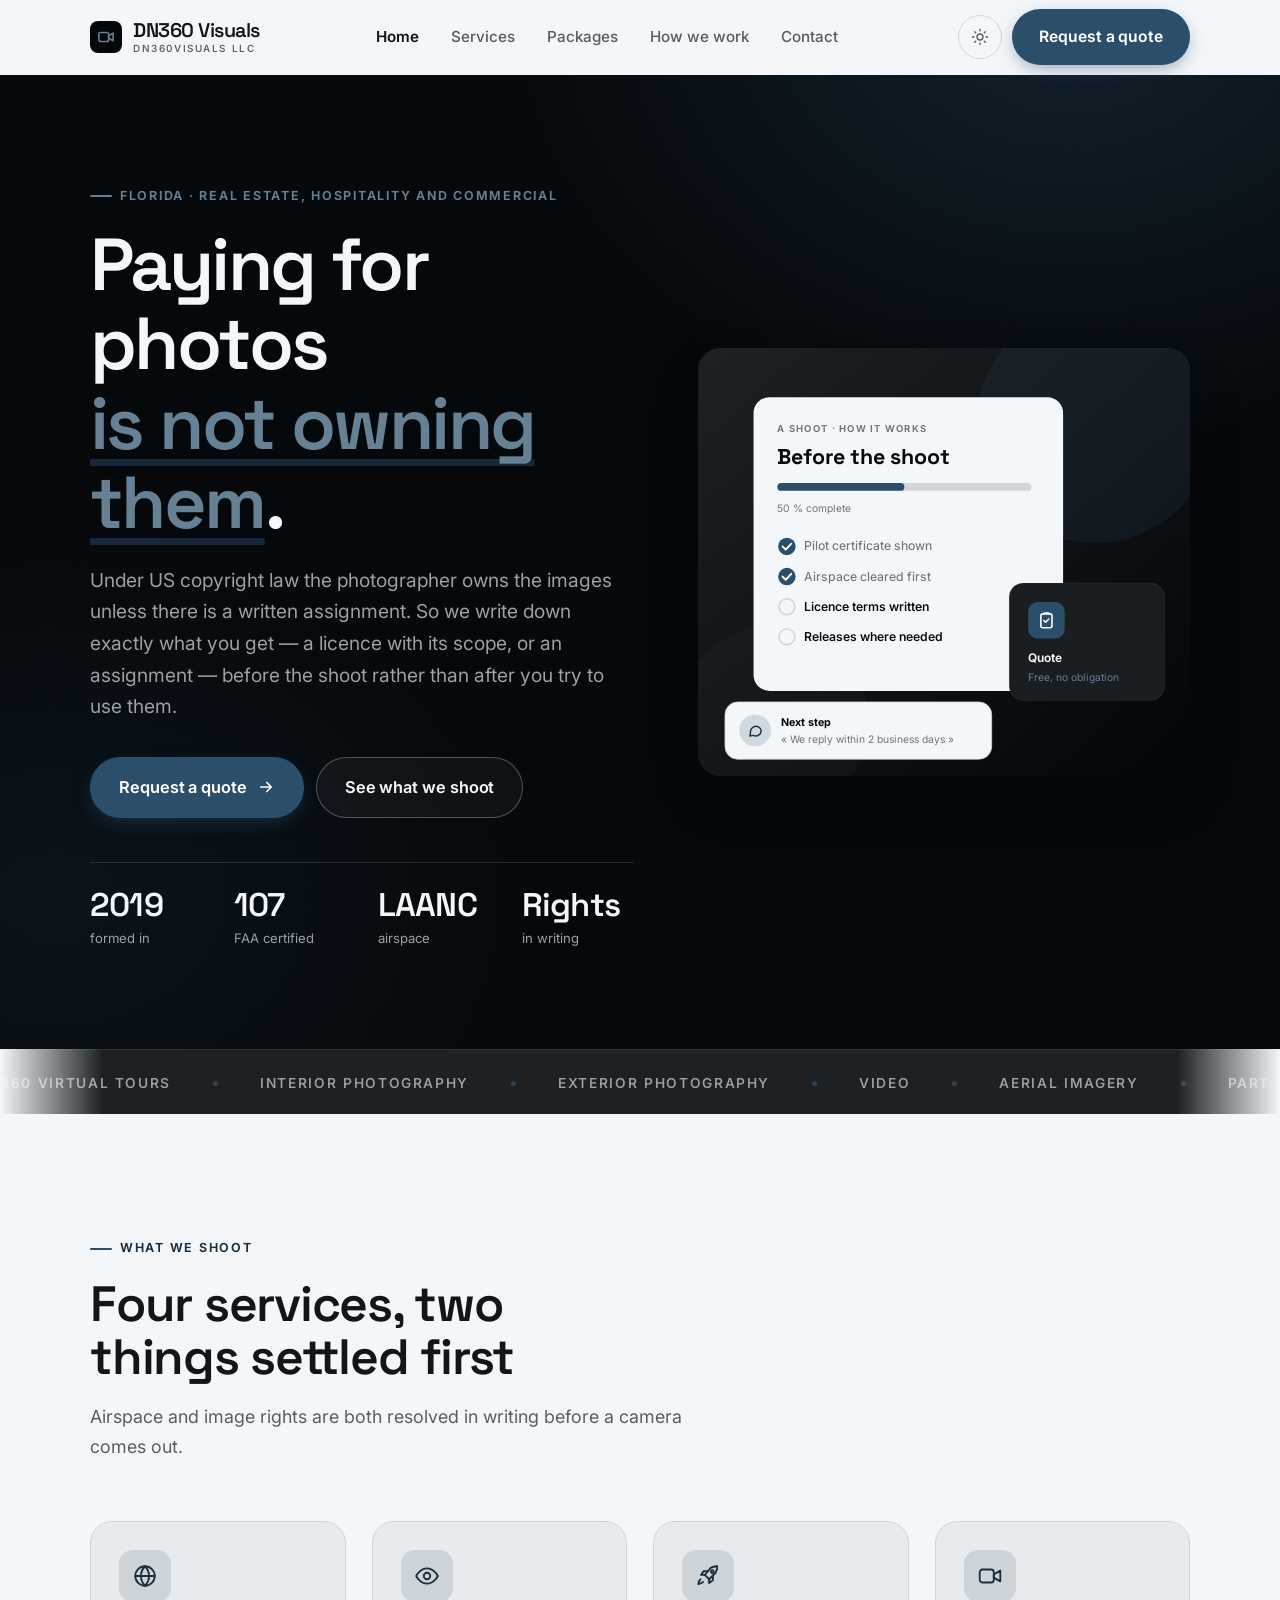
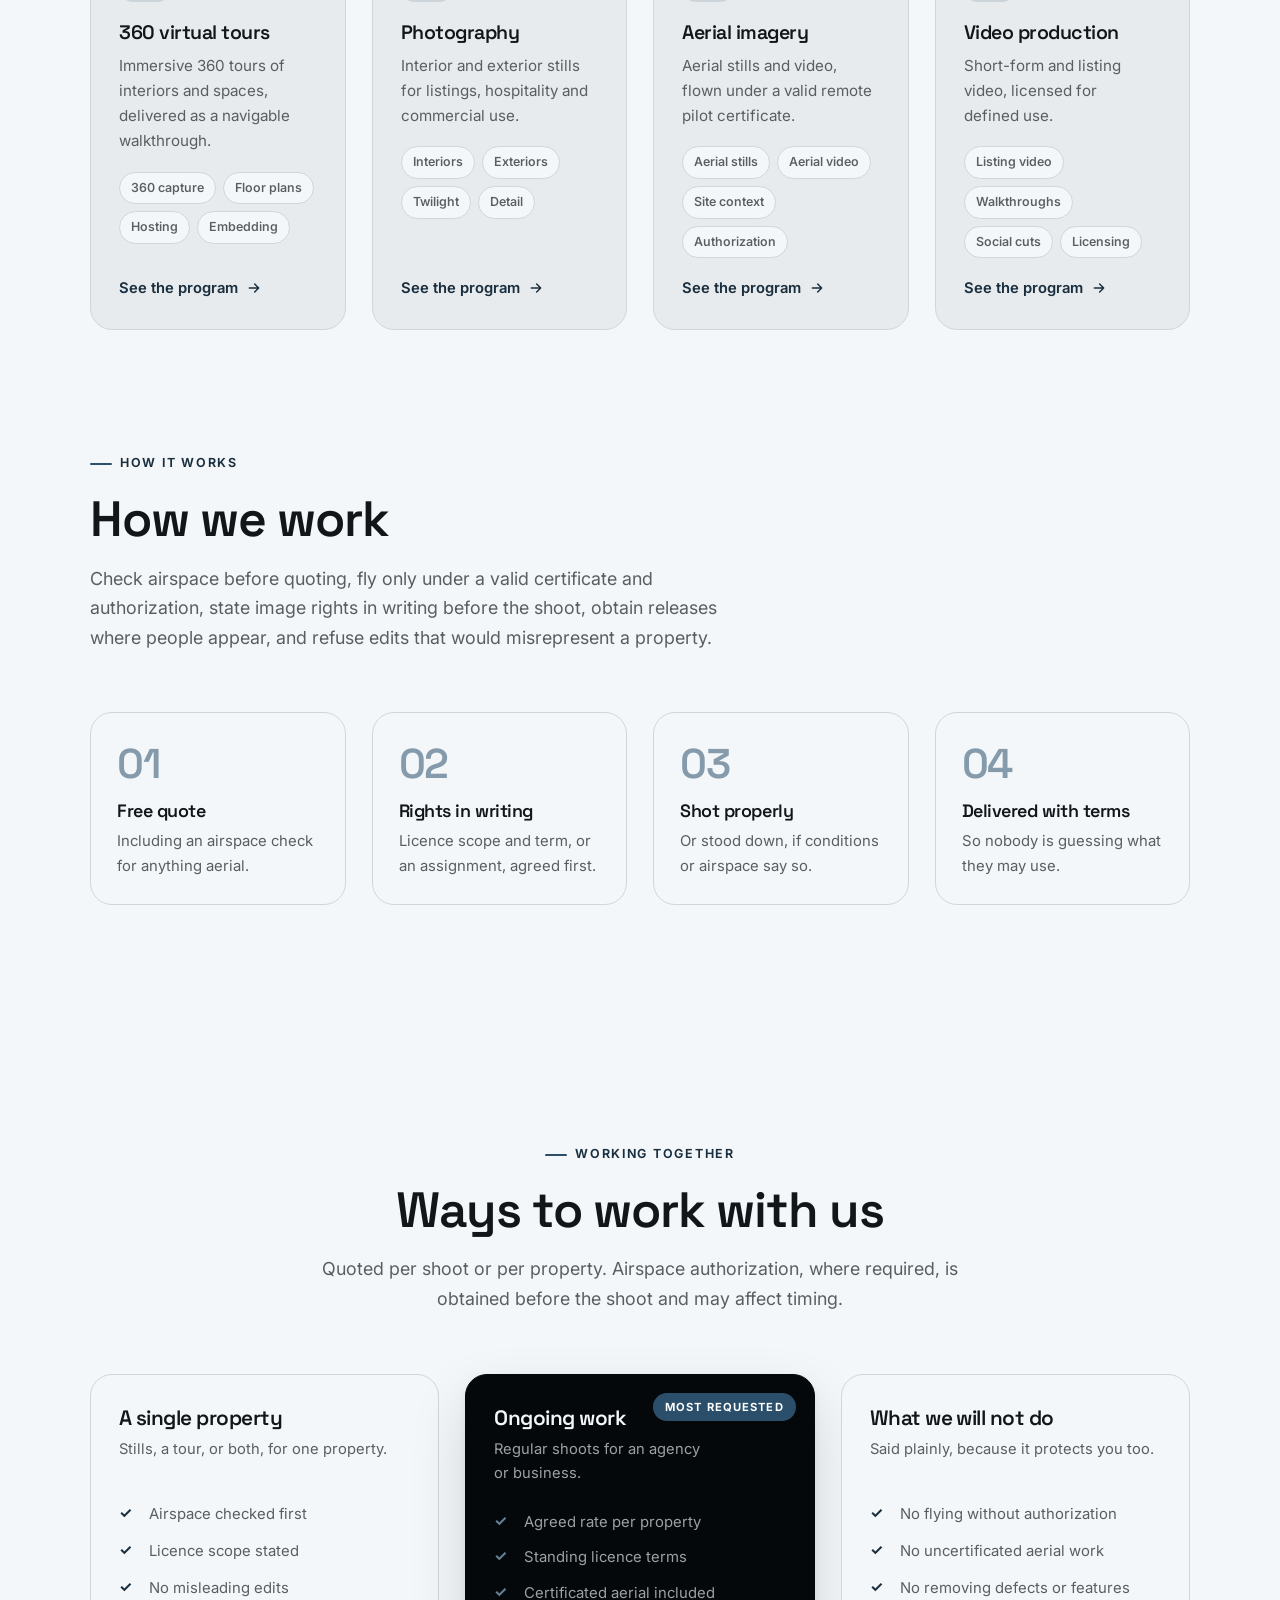
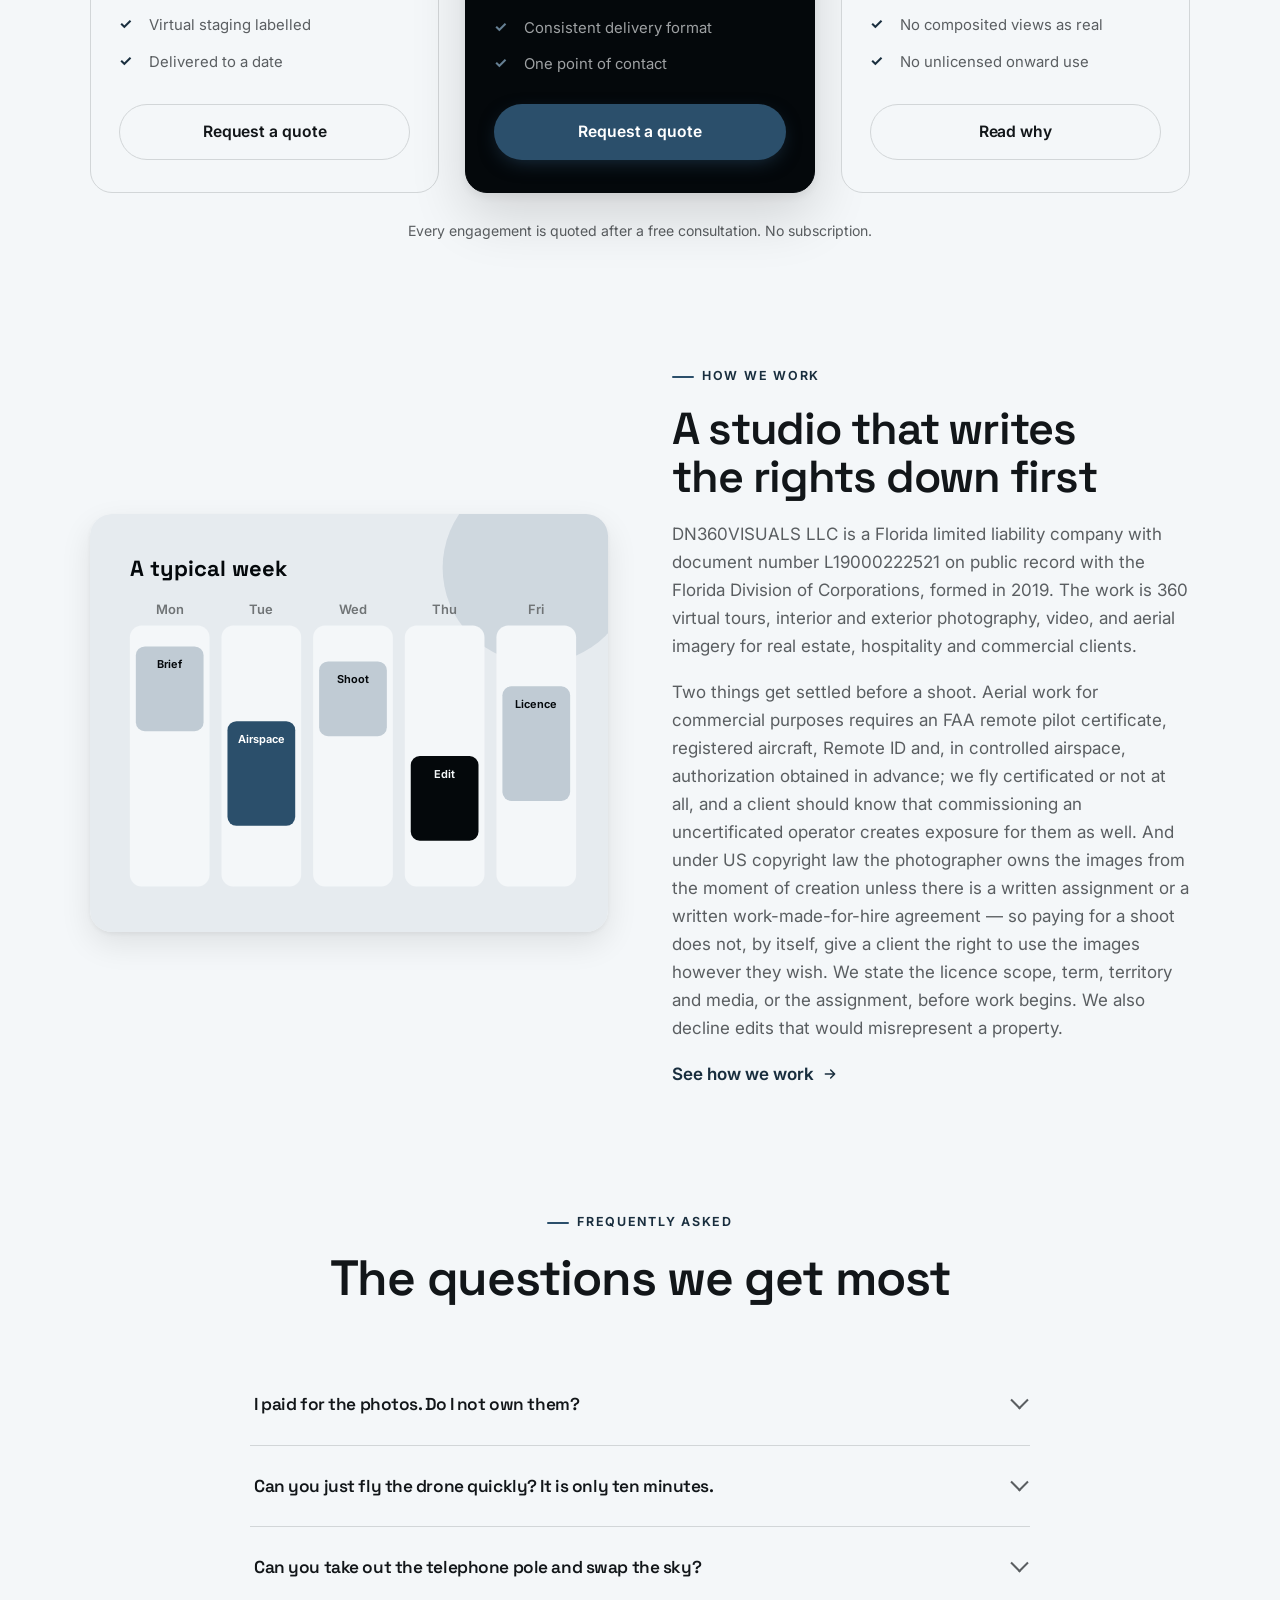
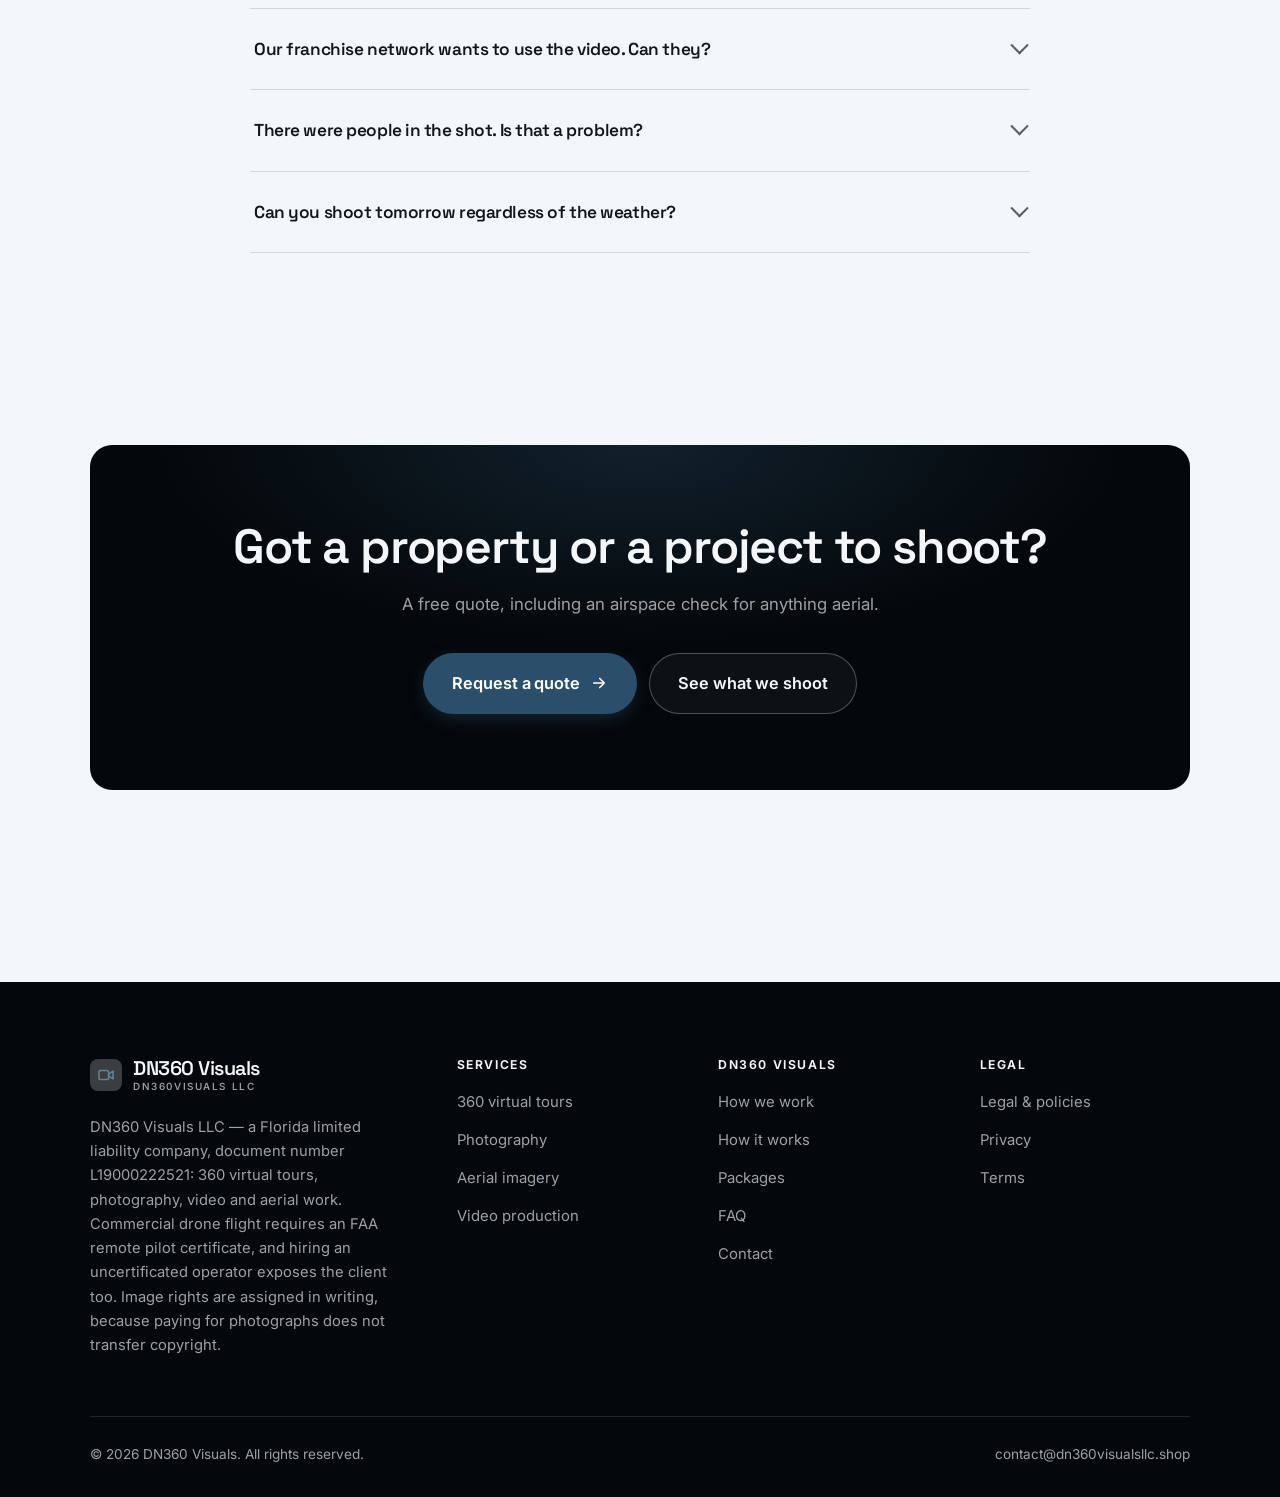
<file: index.html>
<!DOCTYPE html>
<html lang="en" class="no-js">
<head>
<meta charset="utf-8">
<meta name="viewport" content="width=device-width, initial-scale=1">
<title>DN360 Visuals LLC — 360 tours, photography and aerial, Florida</title>
<meta name="description" content="DN360 Visuals LLC, a Florida company producing 360 virtual tours, interior and exterior photography, video, and certificated aerial work.">
<link rel="canonical" href="https://dn360visualsllc.shop/">

<meta property="og:type" content="website">
<meta property="og:url" content="https://dn360visualsllc.shop/">
<meta property="og:site_name" content="DN360 Visuals">
<meta property="og:locale" content="en_US">
<meta property="og:title" content="DN360 Visuals LLC — 360 tours, photography and aerial, Florida">
<meta property="og:description" content="DN360 Visuals LLC, a Florida company producing 360 virtual tours, interior and exterior photography, video, and certificated aerial work.">
<meta name="theme-color" content="#04080b">

<link rel="icon" href="assets/img/favicon.svg" type="image/svg+xml">
<link rel="preconnect" href="https://fonts.googleapis.com">
<link rel="preconnect" href="https://fonts.gstatic.com" crossorigin>
<link rel="stylesheet" href="https://fonts.googleapis.com/css2?family=Space+Grotesk:wght@400;500;600;700&family=Inter:wght@400..700&display=swap">
<link rel="stylesheet" href="assets/css/style.css">

<!-- Thème appliqué avant le premier rendu (évite le flash) -->
<script>
document.documentElement.classList.remove('no-js');
(function(){try{var t=localStorage.getItem('site-theme');if(t){document.documentElement.setAttribute('data-theme',t);}}catch(e){}})();
</script>
<script type="application/ld+json">
{
  "@context": "https://schema.org",
  "@type": "Organization",
  "name": "DN360 Visuals",
  "url": "https://dn360visualsllc.shop/",
  "email": "contact@dn360visualsllc.shop",
  "description": "DN360 Visuals LLC, a Florida company producing 360 virtual tours, interior and exterior photography, video, and certificated aerial work.",
  "areaServed": "US",
  "knowsLanguage": "en"
}
</script>
</head>

<body>
<a class="skip-link" href="#main">Skip to main content</a>

<header class="site-header">
  <nav class="wrap nav" aria-label="Main navigation">
    <a class="brand" href="index.html">
      <svg class="brand__mark" viewBox="0 0 64 64" aria-hidden="true">
        <rect class="bm-bg" width="64" height="64" rx="16"/>
        <g class="bm-ic" transform="translate(14 14) scale(1.5)" fill="none" stroke-width="2.1" stroke-linecap="round" stroke-linejoin="round"><rect x="2.5" y="6" width="13" height="12" rx="2.5"/><path d="M15.5 10.5 21.5 7v10l-6-3.5z"/></g>
      </svg>
      <span>DN360 Visuals<span class="brand__sub">DN360VISUALS LLC</span></span>
    </a>

    <ul class="nav__links" id="nav-links">
      <li><a href="index.html" aria-current="page">Home</a></li>
      <li><a href="programs.html">Services</a></li>
      <li><a href="index.html#pricing">Packages</a></li>
      <li><a href="about.html">How we work</a></li>
      <li><a href="contact.html">Contact</a></li>
      <li><a class="btn btn--primary" href="contact.html">Request a quote</a></li>
    </ul>

    <div class="nav__cta">
      <button class="theme-toggle" type="button" aria-label="Switch to dark theme">
        <svg class="icon-sun" viewBox="0 0 24 24" fill="none" stroke="currentColor" stroke-width="1.8" stroke-linecap="round" aria-hidden="true"><circle cx="12" cy="12" r="4"/><path d="M12 2v2m0 16v2M2 12h2m16 0h2M4.9 4.9l1.4 1.4m11.4 11.4 1.4 1.4M19.1 4.9l-1.4 1.4M6.3 17.7l-1.4 1.4"/></svg>
        <svg class="icon-moon" viewBox="0 0 24 24" fill="none" stroke="currentColor" stroke-width="1.8" stroke-linecap="round" stroke-linejoin="round" aria-hidden="true"><path d="M21 12.8A9 9 0 1 1 11.2 3a7 7 0 0 0 9.8 9.8z"/></svg>
      </button>
      <a class="btn btn--primary" href="contact.html">Request a quote</a>
      <button class="nav__toggle" type="button" aria-expanded="false" aria-controls="nav-links" aria-label="Open menu">
        <svg class="icon-open" viewBox="0 0 24 24" fill="none" stroke="currentColor" stroke-width="2" stroke-linecap="round" aria-hidden="true"><path d="M3 6h18M3 12h18M3 18h18"/></svg>
        <svg class="icon-close" viewBox="0 0 24 24" fill="none" stroke="currentColor" stroke-width="2" stroke-linecap="round" aria-hidden="true"><path d="M6 6l12 12M18 6L6 18"/></svg>
      </button>
    </div>
  </nav>
</header>

<main id="main">

<section class="hero">
  <div class="wrap hero__inner">
    <div>
      <span class="eyebrow hero__eyebrow">Florida · Real estate, hospitality and commercial</span>
      <h1>Paying for photos<br> <em>is not owning them</em>.</h1>
      <p class="hero__lede">Under US copyright law the photographer owns the images unless there is a written assignment. So we write down exactly what you get — a licence with its scope, or an assignment — before the shoot rather than after you try to use them.</p>

      <div class="hero__actions">
        <a class="btn btn--primary btn--lg" href="contact.html">Request a quote <svg viewBox="0 0 24 24" fill="none" stroke="currentColor" stroke-width="2.2" stroke-linecap="round" stroke-linejoin="round" aria-hidden="true"><path d="M5 12h14M13 6l6 6-6 6"/></svg></a>
        <a class="btn btn--on-dark btn--lg" href="programs.html">See what we shoot</a>
      </div>

      <ul class="hero__proof">
        <li><span class="stat__num">2019</span><span class="stat__label">formed in</span></li>
        <li><span class="stat__num">107</span><span class="stat__label">FAA certified</span></li>
        <li><span class="stat__num">LAANC</span><span class="stat__label">airspace</span></li>
        <li><span class="stat__num">Rights</span><span class="stat__label">in writing</span></li>
      </ul>
    </div>

    <div class="hero__art">
      <svg viewBox="0 0 620 540" role="img" aria-label="How a shoot with DN360 Visuals works, from airspace clearance to written image rights.">
        <defs>
          <linearGradient id="hbg" x1="0" y1="0" x2="1" y2="1">
            <stop offset="0" stop-color="#1d2123"/><stop offset="1" stop-color="#030609"/>
          </linearGradient>
        </defs>
        <rect width="620" height="540" rx="22" fill="url(#hbg)"/>
        <circle cx="500" cy="96" r="150" fill="#2b4f6b" opacity=".16"/>
        <circle cx="96" cy="470" r="120" fill="#2b4f6b" opacity=".08"/>

        <g style="font-family: var(--font-body)">
          <!-- Carte programme -->
          <rect x="70" y="62" width="390" height="370" rx="20" fill="#f4f7f9"/>
          <text x="100" y="106" font-size="12" font-weight="650" letter-spacing="1.6" fill="#707476">A SHOOT · HOW IT WORKS</text>
          <text x="100" y="146" font-size="27" font-weight="700" fill="#04080b" style="font-family: var(--font-display)">Before the shoot</text>
          <rect x="100" y="170" width="320" height="10" rx="5" fill="#d2d6d8"/>
          <rect x="100" y="170" width="160" height="10" rx="5" fill="#2b4f6b"/>
          <text x="100" y="206" font-size="13" fill="#707476">50 % complete</text>
          <circle cx="112" cy="250" r="11" fill="#2b4f6b"/><path d="M106.5 250l4 4 7-7.5" fill="none" stroke="#ffffff" stroke-width="2.4" stroke-linecap="round" stroke-linejoin="round"/><text x="134" y="255" font-size="15.5" fill="#707476" font-weight="450">Pilot certificate shown</text>
          <circle cx="112" cy="288" r="11" fill="#2b4f6b"/><path d="M106.5 288l4 4 7-7.5" fill="none" stroke="#ffffff" stroke-width="2.4" stroke-linecap="round" stroke-linejoin="round"/><text x="134" y="293" font-size="15.5" fill="#707476" font-weight="450">Airspace cleared first</text>
          <circle cx="112" cy="326" r="10" fill="none" stroke="#d2d6d8" stroke-width="2"/><text x="134" y="331" font-size="15.5" fill="#04080b" font-weight="560">Licence terms written</text>
          <circle cx="112" cy="364" r="10" fill="none" stroke="#d2d6d8" stroke-width="2"/><text x="134" y="369" font-size="15.5" fill="#04080b" font-weight="560">Releases where needed</text>

          <!-- Carte séance -->
          <rect x="392" y="296" width="196" height="148" rx="18" fill="#1b1e21" stroke="#ffffff" stroke-opacity=".08"/>
          <rect x="416" y="320" width="46" height="46" rx="12" fill="#2b4f6b"/>
          <g transform="translate(427 331)" fill="none" stroke="#ffffff" color="#ffffff" stroke-width="2" stroke-linecap="round" stroke-linejoin="round"><rect x="5" y="4" width="14" height="17.5" rx="2.5"/><path d="M9 4V3h6v1M9 12.5l2 2 4-4"/></g>
          <text x="416" y="396" font-size="15" font-weight="650" fill="#f4f7f9">Quote</text>
          <text x="416" y="420" font-size="13" fill="#668094">Free, no obligation</text>

          <!-- Retour du coach -->
          <rect x="34" y="446" width="336" height="72" rx="16" fill="#f4f7f9" stroke="#d2d6d8"/>
          <circle cx="72" cy="482" r="20" fill="#d0d9df"/>
          <g transform="translate(62 472) scale(.84)" fill="none" stroke="#1c3346" stroke-width="2.2" stroke-linecap="round" stroke-linejoin="round"><path d="M21 12a8 8 0 0 1-11.6 7.1L4 20l1-4.6A8 8 0 1 1 21 12z"/></g>
          <text x="104" y="476" font-size="13.5" font-weight="700" fill="#04080b">Next step</text>
          <text x="104" y="498" font-size="13" fill="#707476">« We reply within 2 business days »</text>
        </g>
      </svg>
    </div>
  </div>
</section>

<div class="marquee" aria-hidden="true">
  <div class="marquee__track"><span>360 virtual tours</span><span>Interior photography</span><span>Exterior photography</span><span>Video</span><span>Aerial imagery</span><span>Part 107 certified</span><span>Airspace authorization</span><span>Written licences</span><span>Model releases</span><span>No misleading edits</span><span>360 virtual tours</span><span>Interior photography</span><span>Exterior photography</span><span>Video</span><span>Aerial imagery</span><span>Part 107 certified</span><span>Airspace authorization</span><span>Written licences</span><span>Model releases</span><span>No misleading edits</span></div>
</div>

<section class="section wrap" id="programs">
  <div class="section-head reveal">
    <span class="eyebrow">What we shoot</span>
    <h2>Four services, two things settled first</h2>
    <p>Airspace and image rights are both resolved in writing before a camera comes out.</p>
  </div>
  <div class="grid grid--4 reveal-group">
    <a class="card" href="programs.html#tours">
      <div class="card__icon"><svg viewBox="0 0 24 24" fill="none" stroke="currentColor" stroke-width="1.7" stroke-linecap="round" stroke-linejoin="round" aria-hidden="true"><circle cx="12" cy="12" r="9"/><path d="M3 12h18M12 3c2.5 2.7 3.8 5.7 3.8 9s-1.3 6.3-3.8 9c-2.5-2.7-3.8-5.7-3.8-9S9.5 5.7 12 3z"/></svg></div>
      <h3>360 virtual tours</h3>
      <p>Immersive 360 tours of interiors and spaces, delivered as a navigable walkthrough.</p>
      <ul class="tags"><li>360 capture</li><li>Floor plans</li><li>Hosting</li><li>Embedding</li></ul>
      <span class="arrow-link">See the program <svg viewBox="0 0 24 24" fill="none" stroke="currentColor" stroke-width="2.2" stroke-linecap="round" stroke-linejoin="round" aria-hidden="true"><path d="M5 12h14M13 6l6 6-6 6"/></svg></span>
    </a>
    <a class="card" href="programs.html#stills">
      <div class="card__icon"><svg viewBox="0 0 24 24" fill="none" stroke="currentColor" stroke-width="1.7" stroke-linecap="round" stroke-linejoin="round" aria-hidden="true"><path d="M2 12s3.6-7 10-7 10 7 10 7-3.6 7-10 7S2 12 2 12z"/><circle cx="12" cy="12" r="3"/></svg></div>
      <h3>Photography</h3>
      <p>Interior and exterior stills for listings, hospitality and commercial use.</p>
      <ul class="tags"><li>Interiors</li><li>Exteriors</li><li>Twilight</li><li>Detail</li></ul>
      <span class="arrow-link">See the program <svg viewBox="0 0 24 24" fill="none" stroke="currentColor" stroke-width="2.2" stroke-linecap="round" stroke-linejoin="round" aria-hidden="true"><path d="M5 12h14M13 6l6 6-6 6"/></svg></span>
    </a>
    <a class="card" href="programs.html#aerial">
      <div class="card__icon"><svg viewBox="0 0 24 24" fill="none" stroke="currentColor" stroke-width="1.7" stroke-linecap="round" stroke-linejoin="round" aria-hidden="true"><path d="M5 15c-1.5 1.3-2 4.5-2 4.5s3.2-.5 4.5-2M14.5 4.5c2.3-1.4 4.6-1.6 6-1.5.1 1.4-.1 3.7-1.5 6L13 15l-4-4z"/><path d="M9 11H5.5L8 7.5h4M13 15v3.5L16.5 16v-4"/><circle cx="16" cy="8" r="1.3"/></svg></div>
      <h3>Aerial imagery</h3>
      <p>Aerial stills and video, flown under a valid remote pilot certificate.</p>
      <ul class="tags"><li>Aerial stills</li><li>Aerial video</li><li>Site context</li><li>Authorization</li></ul>
      <span class="arrow-link">See the program <svg viewBox="0 0 24 24" fill="none" stroke="currentColor" stroke-width="2.2" stroke-linecap="round" stroke-linejoin="round" aria-hidden="true"><path d="M5 12h14M13 6l6 6-6 6"/></svg></span>
    </a>
    <a class="card" href="programs.html#video">
      <div class="card__icon"><svg viewBox="0 0 24 24" fill="none" stroke="currentColor" stroke-width="1.7" stroke-linecap="round" stroke-linejoin="round" aria-hidden="true"><rect x="2.5" y="6" width="13" height="12" rx="2.5"/><path d="M15.5 10.5 21.5 7v10l-6-3.5z"/></svg></div>
      <h3>Video production</h3>
      <p>Short-form and listing video, licensed for defined use.</p>
      <ul class="tags"><li>Listing video</li><li>Walkthroughs</li><li>Social cuts</li><li>Licensing</li></ul>
      <span class="arrow-link">See the program <svg viewBox="0 0 24 24" fill="none" stroke="currentColor" stroke-width="2.2" stroke-linecap="round" stroke-linejoin="round" aria-hidden="true"><path d="M5 12h14M13 6l6 6-6 6"/></svg></span>
    </a>
  </div>
</section>

<section class="section section--flush wrap" id="how-it-works">
  <div class="section-head reveal">
    <span class="eyebrow">How it works</span>
    <h2>How we work</h2>
    <p>Check airspace before quoting, fly only under a valid certificate and authorization, state image rights in writing before the shoot, obtain releases where people appear, and refuse edits that would misrepresent a property.</p>
  </div>
  <div class="grid grid--4 steps reveal-group">
    <article class="step">
      <h3>Free quote</h3>
      <p>Including an airspace check for anything aerial.</p>
    </article>
    <article class="step">
      <h3>Rights in writing</h3>
      <p>Licence scope and term, or an assignment, agreed first.</p>
    </article>
    <article class="step">
      <h3>Shot properly</h3>
      <p>Or stood down, if conditions or airspace say so.</p>
    </article>
    <article class="step">
      <h3>Delivered with terms</h3>
      <p>So nobody is guessing what they may use.</p>
    </article>
  </div>
</section>

<section class="section wrap" id="pricing">
  <div class="section-head section-head--center reveal">
    <span class="eyebrow">Working together</span>
    <h2>Ways to work with us</h2>
    <p>Quoted per shoot or per property. Airspace authorization, where required, is obtained before the shoot and may affect timing.</p>
  </div>
  <div class="grid grid--3 plans reveal-group">
    <article class="plan">
      
      <h3>A single property</h3>
      <p class="plan__desc">Stills, a tour, or both, for one property.</p>
      
      <ul class="plan__features">
        <li>Airspace checked first</li>
        <li>Licence scope stated</li>
        <li>No misleading edits</li>
        <li>Virtual staging labelled</li>
        <li>Delivered to a date</li>
      </ul>
      <a class="btn btn--ghost btn--block" href="contact.html">Request a quote</a>
    </article>
    <article class="plan plan--featured">
      <span class="plan__tag">Most requested</span>
      <h3>Ongoing work</h3>
      <p class="plan__desc">Regular shoots for an agency or business.</p>
      
      <ul class="plan__features">
        <li>Agreed rate per property</li>
        <li>Standing licence terms</li>
        <li>Certificated aerial included</li>
        <li>Consistent delivery format</li>
        <li>One point of contact</li>
      </ul>
      <a class="btn btn--primary btn--block" href="contact.html">Request a quote</a>
    </article>
    <article class="plan">
      
      <h3>What we will not do</h3>
      <p class="plan__desc">Said plainly, because it protects you too.</p>
      
      <ul class="plan__features">
        <li>No flying without authorization</li>
        <li>No uncertificated aerial work</li>
        <li>No removing defects or features</li>
        <li>No composited views as real</li>
        <li>No unlicensed onward use</li>
      </ul>
      <a class="btn btn--ghost btn--block" href="contact.html">Read why</a>
    </article>
  </div>
  <p class="plans-note">Every engagement is quoted after a free consultation. No subscription.</p>
</section>

<section class="section section--flush wrap">
  <div class="split reveal">
    <div class="split__art">
      <svg viewBox="0 0 520 420" role="img" aria-label="Example of a typical week: Brief, Airspace, Shoot, Edit, Licence.">
        <rect width="520" height="420" rx="20" fill="#e6ebef"/>
        <circle cx="450" cy="54" r="96" fill="#2b4f6b" opacity=".12"/>
        <g style="font-family: var(--font-body)">
        <text x="40" y="62" font-size="22" font-weight="700" fill="#04080b" style="font-family: var(--font-display)">A typical week</text>
        <text x="80" y="100" text-anchor="middle" font-size="13" font-weight="600" fill="#707476">Mon</text>
        <rect x="40" y="112" width="80" height="262" rx="12" fill="#f4f7f9"/>
        <rect x="46" y="133" width="68" height="85" rx="9" fill="#c0cbd4"/>
        <text x="80" y="155" text-anchor="middle" font-size="11" font-weight="650" fill="#04080b">Brief</text>
        <text x="172" y="100" text-anchor="middle" font-size="13" font-weight="600" fill="#707476">Tue</text>
        <rect x="132" y="112" width="80" height="262" rx="12" fill="#f4f7f9"/>
        <rect x="138" y="208" width="68" height="105" rx="9" fill="#2b4f6b"/>
        <text x="172" y="230" text-anchor="middle" font-size="11" font-weight="650" fill="#ffffff">Airspace</text>
        <text x="264" y="100" text-anchor="middle" font-size="13" font-weight="600" fill="#707476">Wed</text>
        <rect x="224" y="112" width="80" height="262" rx="12" fill="#f4f7f9"/>
        <rect x="230" y="148" width="68" height="75" rx="9" fill="#c0cbd4"/>
        <text x="264" y="170" text-anchor="middle" font-size="11" font-weight="650" fill="#04080b">Shoot</text>
        <text x="356" y="100" text-anchor="middle" font-size="13" font-weight="600" fill="#707476">Thu</text>
        <rect x="316" y="112" width="80" height="262" rx="12" fill="#f4f7f9"/>
        <rect x="322" y="243" width="68" height="85" rx="9" fill="#04080b"/>
        <text x="356" y="265" text-anchor="middle" font-size="11" font-weight="650" fill="#f4f7f9">Edit</text>
        <text x="448" y="100" text-anchor="middle" font-size="13" font-weight="600" fill="#707476">Fri</text>
        <rect x="408" y="112" width="80" height="262" rx="12" fill="#f4f7f9"/>
        <rect x="414" y="173" width="68" height="115" rx="9" fill="#c0cbd4"/>
        <text x="448" y="195" text-anchor="middle" font-size="11" font-weight="650" fill="#04080b">Licence</text>
        </g>
      </svg>
    </div>
    <div>
      <span class="eyebrow">How we work</span>
      <h2>A studio that writes the rights down first</h2>
      <p>DN360VISUALS LLC is a Florida limited liability company with document number L19000222521 on public record with the Florida Division of Corporations, formed in 2019. The work is 360 virtual tours, interior and exterior photography, video, and aerial imagery for real estate, hospitality and commercial clients.</p>
      <p>Two things get settled before a shoot. Aerial work for commercial purposes requires an FAA remote pilot certificate, registered aircraft, Remote ID and, in controlled airspace, authorization obtained in advance; we fly certificated or not at all, and a client should know that commissioning an uncertificated operator creates exposure for them as well. And under US copyright law the photographer owns the images from the moment of creation unless there is a written assignment or a written work-made-for-hire agreement — so paying for a shoot does not, by itself, give a client the right to use the images however they wish. We state the licence scope, term, territory and media, or the assignment, before work begins. We also decline edits that would misrepresent a property.</p>
      <p><a class="arrow-link" href="about.html">See how we work <svg viewBox="0 0 24 24" fill="none" stroke="currentColor" stroke-width="2.2" stroke-linecap="round" stroke-linejoin="round" aria-hidden="true"><path d="M5 12h14M13 6l6 6-6 6"/></svg></a></p>
    </div>
  </div>
</section>

<section class="section section--flush wrap" id="faq">
  <div class="section-head section-head--center reveal">
    <span class="eyebrow">Frequently asked</span>
    <h2>The questions we get most</h2>
  </div>
  <div class="faq reveal">
    <details>
      <summary>I paid for the photos. Do I not own them?</summary>
      <p>Not automatically, no, and this surprises almost everyone. Under US copyright law the author owns the copyright from creation, and it passes to a client only by written assignment or under a written work-made-for-hire agreement. What you usually get is a licence. We write down the scope, term, territory and permitted media before the shoot, so you know exactly what you may do with the images.</p>
    </details>
    <details>
      <summary>Can you just fly the drone quickly? It is only ten minutes.</summary>
      <p>Only if we hold a valid certificate for it and, in controlled airspace, authorization has been obtained. Commercial drone operation requires a Part 107 remote pilot certificate, registration and Remote ID. If authorization has not come through we will not fly, because an unlawful flight also creates exposure for the person who commissioned it, and the imagery may be unusable.</p>
    </details>
    <details>
      <summary>Can you take out the telephone pole and swap the sky?</summary>
      <p>Colour and exposure, yes. Removing structural features, deleting a pole, replacing a view or compositing a sky and presenting it as the actual outlook, no. Those edits misrepresent the property, can breach listing service rules, and tend to surface at the viewing. Virtual staging we will do and we will label it as virtual staging.</p>
    </details>
    <details>
      <summary>Our franchise network wants to use the video. Can they?</summary>
      <p>Only if the licence covers it, which is exactly why we write the scope down. Third party use, including a portal, franchisor or network, is a common point of friction because the client reasonably assumed a single fee covered everything. Tell us at the quoting stage where the material will end up and we will scope the licence for it.</p>
    </details>
    <details>
      <summary>There were people in the shot. Is that a problem?</summary>
      <p>It can be. Where identifiable individuals appear we obtain a release or we do not include them, and for interiors we need the authority of whoever is entitled to give it. Tenants in occupation are the usual complication, and it is better handled before the shoot than by cropping afterwards.</p>
    </details>
    <details>
      <summary>Can you shoot tomorrow regardless of the weather?</summary>
      <p>We will try and we may stand down. For aerial work, weather, airspace and proximity to people are safety and legal constraints rather than preferences, and the decision not to fly is not negotiable against a schedule. We would rather reschedule than produce something while cutting a corner that matters.</p>
    </details>
  </div>
</section>

<section class="wrap section--tight">
  <div class="cta-band reveal">
    <h2>Got a property or a project to shoot?</h2>
    <p>A free quote, including an airspace check for anything aerial.</p>
    <div class="hero__actions">
      <a class="btn btn--primary btn--lg" href="contact.html">Request a quote <svg viewBox="0 0 24 24" fill="none" stroke="currentColor" stroke-width="2.2" stroke-linecap="round" stroke-linejoin="round" aria-hidden="true"><path d="M5 12h14M13 6l6 6-6 6"/></svg></a>
      <a class="btn btn--on-dark btn--lg" href="programs.html">See what we shoot</a>
    </div>
  </div>
</section>

</main>

<footer class="site-footer">
  <div class="wrap">
    <div class="footer__grid">
      <div class="footer__brand">
        <a class="brand" href="index.html">
          <svg class="brand__mark" viewBox="0 0 64 64" aria-hidden="true">
        <rect class="bm-bg" width="64" height="64" rx="16"/>
        <g class="bm-ic" transform="translate(14 14) scale(1.5)" fill="none" stroke-width="2.1" stroke-linecap="round" stroke-linejoin="round"><rect x="2.5" y="6" width="13" height="12" rx="2.5"/><path d="M15.5 10.5 21.5 7v10l-6-3.5z"/></g>
      </svg>
          <span>DN360 Visuals<span class="brand__sub">DN360VISUALS LLC</span></span>
        </a>
        <p>DN360 Visuals LLC — a Florida limited liability company, document number L19000222521: 360 virtual tours, photography, video and aerial work. Commercial drone flight requires an FAA remote pilot certificate, and hiring an uncertificated operator exposes the client too. Image rights are assigned in writing, because paying for photographs does not transfer copyright.</p>
      </div>

      <div class="footer__col">
        <h4>Services</h4>
        <ul>
          <li><a href="programs.html#tours">360 virtual tours</a></li>
          <li><a href="programs.html#stills">Photography</a></li>
          <li><a href="programs.html#aerial">Aerial imagery</a></li>
          <li><a href="programs.html#video">Video production</a></li>
        </ul>
      </div>

      <div class="footer__col">
        <h4>DN360 Visuals</h4>
        <ul>
          <li><a href="about.html">How we work</a></li>
          <li><a href="index.html#how-it-works">How it works</a></li>
          <li><a href="index.html#pricing">Packages</a></li>
          <li><a href="index.html#faq">FAQ</a></li>
          <li><a href="contact.html">Contact</a></li>
        </ul>
      </div>

      <div class="footer__col">
        <h4>Legal</h4>
        <ul>
          <li><a href="legal.html">Legal &amp; policies</a></li>
          <li><a href="legal.html#privacy">Privacy</a></li>
          <li><a href="legal.html#terms">Terms</a></li>
        </ul>
      </div>
    </div>

    <div class="footer__bottom">
      <p>© <span data-year>2026</span> DN360 Visuals. All rights reserved.</p>
      <p><a href="mailto:contact@dn360visualsllc.shop">contact@dn360visualsllc.shop</a></p>
    </div>
  </div>
</footer>

<script src="assets/js/main.js" defer></script>
</body>
</html>
</file>
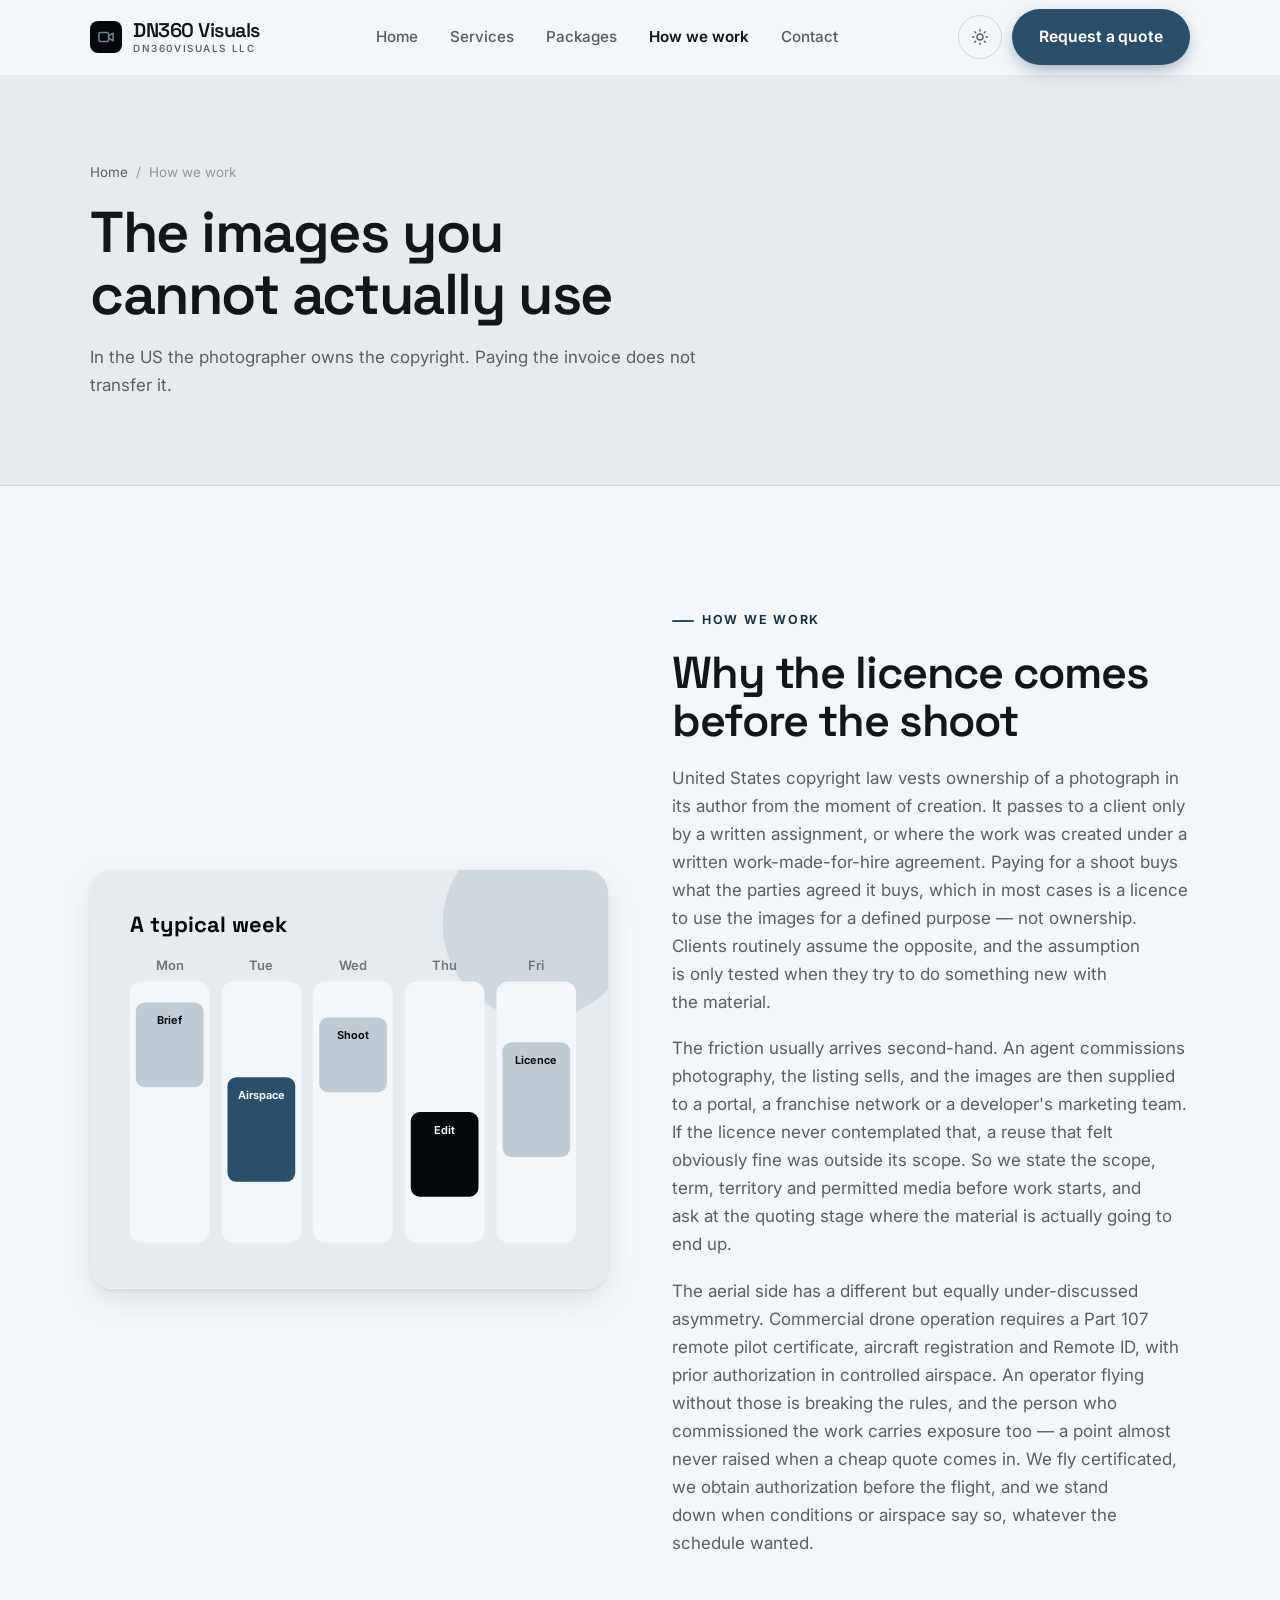
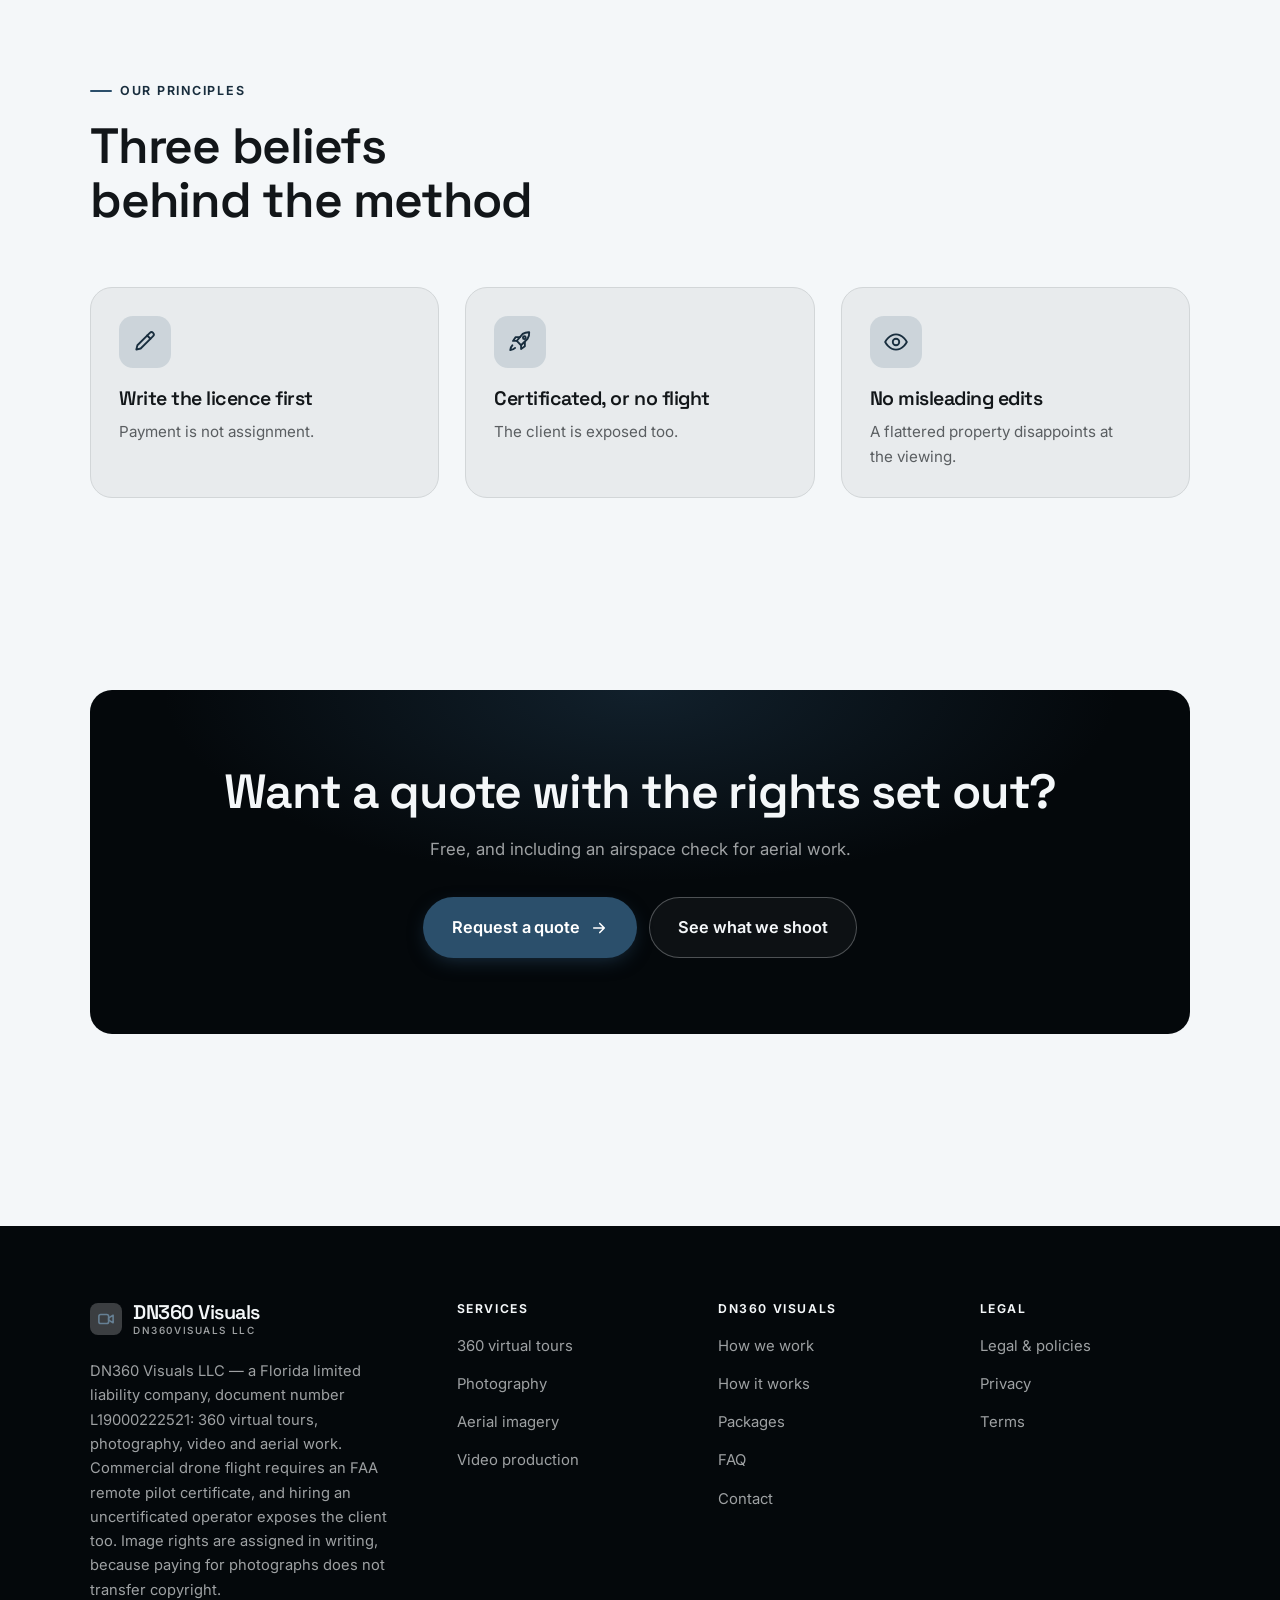
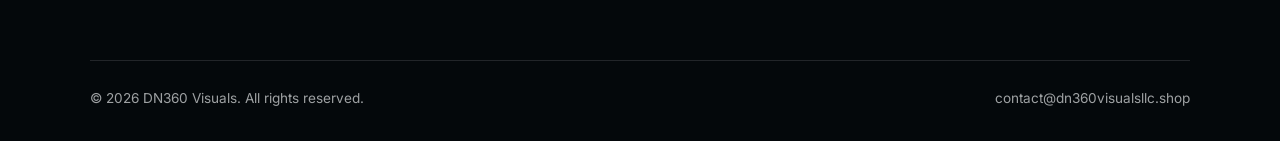
<file: about.html>
<!DOCTYPE html>
<html lang="en" class="no-js">
<head>
<meta charset="utf-8">
<meta name="viewport" content="width=device-width, initial-scale=1">
<title>How we work — DN360 Visuals</title>
<meta name="description" content="About DN360VISUALS LLC, a Florida 360 tour, photography and aerial studio, document number L19000222521.">
<link rel="canonical" href="https://dn360visualsllc.shop/about.html">

<meta property="og:type" content="website">
<meta property="og:url" content="https://dn360visualsllc.shop/about.html">
<meta property="og:site_name" content="DN360 Visuals">
<meta property="og:locale" content="en_US">
<meta property="og:title" content="How we work — DN360 Visuals">
<meta property="og:description" content="About DN360VISUALS LLC, a Florida 360 tour, photography and aerial studio, document number L19000222521.">
<meta name="theme-color" content="#04080b">

<link rel="icon" href="assets/img/favicon.svg" type="image/svg+xml">
<link rel="preconnect" href="https://fonts.googleapis.com">
<link rel="preconnect" href="https://fonts.gstatic.com" crossorigin>
<link rel="stylesheet" href="https://fonts.googleapis.com/css2?family=Space+Grotesk:wght@400;500;600;700&family=Inter:wght@400..700&display=swap">
<link rel="stylesheet" href="assets/css/style.css">

<!-- Thème appliqué avant le premier rendu (évite le flash) -->
<script>
document.documentElement.classList.remove('no-js');
(function(){try{var t=localStorage.getItem('site-theme');if(t){document.documentElement.setAttribute('data-theme',t);}}catch(e){}})();
</script>
</head>

<body>
<a class="skip-link" href="#main">Skip to main content</a>

<header class="site-header">
  <nav class="wrap nav" aria-label="Main navigation">
    <a class="brand" href="index.html">
      <svg class="brand__mark" viewBox="0 0 64 64" aria-hidden="true">
        <rect class="bm-bg" width="64" height="64" rx="16"/>
        <g class="bm-ic" transform="translate(14 14) scale(1.5)" fill="none" stroke-width="2.1" stroke-linecap="round" stroke-linejoin="round"><rect x="2.5" y="6" width="13" height="12" rx="2.5"/><path d="M15.5 10.5 21.5 7v10l-6-3.5z"/></g>
      </svg>
      <span>DN360 Visuals<span class="brand__sub">DN360VISUALS LLC</span></span>
    </a>

    <ul class="nav__links" id="nav-links">
      <li><a href="index.html">Home</a></li>
      <li><a href="programs.html">Services</a></li>
      <li><a href="index.html#pricing">Packages</a></li>
      <li><a href="about.html" aria-current="page">How we work</a></li>
      <li><a href="contact.html">Contact</a></li>
      <li><a class="btn btn--primary" href="contact.html">Request a quote</a></li>
    </ul>

    <div class="nav__cta">
      <button class="theme-toggle" type="button" aria-label="Switch to dark theme">
        <svg class="icon-sun" viewBox="0 0 24 24" fill="none" stroke="currentColor" stroke-width="1.8" stroke-linecap="round" aria-hidden="true"><circle cx="12" cy="12" r="4"/><path d="M12 2v2m0 16v2M2 12h2m16 0h2M4.9 4.9l1.4 1.4m11.4 11.4 1.4 1.4M19.1 4.9l-1.4 1.4M6.3 17.7l-1.4 1.4"/></svg>
        <svg class="icon-moon" viewBox="0 0 24 24" fill="none" stroke="currentColor" stroke-width="1.8" stroke-linecap="round" stroke-linejoin="round" aria-hidden="true"><path d="M21 12.8A9 9 0 1 1 11.2 3a7 7 0 0 0 9.8 9.8z"/></svg>
      </button>
      <a class="btn btn--primary" href="contact.html">Request a quote</a>
      <button class="nav__toggle" type="button" aria-expanded="false" aria-controls="nav-links" aria-label="Open menu">
        <svg class="icon-open" viewBox="0 0 24 24" fill="none" stroke="currentColor" stroke-width="2" stroke-linecap="round" aria-hidden="true"><path d="M3 6h18M3 12h18M3 18h18"/></svg>
        <svg class="icon-close" viewBox="0 0 24 24" fill="none" stroke="currentColor" stroke-width="2" stroke-linecap="round" aria-hidden="true"><path d="M6 6l12 12M18 6L6 18"/></svg>
      </button>
    </div>
  </nav>
</header>

<main id="main">

<section class="page-head">
  <div class="wrap">
    <nav class="breadcrumb" aria-label="Breadcrumb">
      <a href="index.html">Home</a><span>/</span><span aria-current="page">How we work</span>
    </nav>
    <h1>The images you cannot actually use</h1>
    <p>In the US the photographer owns the copyright. Paying the invoice does not transfer it.</p>
  </div>
</section>

<section class="section wrap">
  <div class="split reveal">
    <div class="split__art">
      <svg viewBox="0 0 520 420" role="img" aria-label="Example of a typical week: Brief, Airspace, Shoot, Edit, Licence.">
        <rect width="520" height="420" rx="20" fill="#e6ebef"/>
        <circle cx="450" cy="54" r="96" fill="#2b4f6b" opacity=".12"/>
        <g style="font-family: var(--font-body)">
        <text x="40" y="62" font-size="22" font-weight="700" fill="#04080b" style="font-family: var(--font-display)">A typical week</text>
        <text x="80" y="100" text-anchor="middle" font-size="13" font-weight="600" fill="#707476">Mon</text>
        <rect x="40" y="112" width="80" height="262" rx="12" fill="#f4f7f9"/>
        <rect x="46" y="133" width="68" height="85" rx="9" fill="#c0cbd4"/>
        <text x="80" y="155" text-anchor="middle" font-size="11" font-weight="650" fill="#04080b">Brief</text>
        <text x="172" y="100" text-anchor="middle" font-size="13" font-weight="600" fill="#707476">Tue</text>
        <rect x="132" y="112" width="80" height="262" rx="12" fill="#f4f7f9"/>
        <rect x="138" y="208" width="68" height="105" rx="9" fill="#2b4f6b"/>
        <text x="172" y="230" text-anchor="middle" font-size="11" font-weight="650" fill="#ffffff">Airspace</text>
        <text x="264" y="100" text-anchor="middle" font-size="13" font-weight="600" fill="#707476">Wed</text>
        <rect x="224" y="112" width="80" height="262" rx="12" fill="#f4f7f9"/>
        <rect x="230" y="148" width="68" height="75" rx="9" fill="#c0cbd4"/>
        <text x="264" y="170" text-anchor="middle" font-size="11" font-weight="650" fill="#04080b">Shoot</text>
        <text x="356" y="100" text-anchor="middle" font-size="13" font-weight="600" fill="#707476">Thu</text>
        <rect x="316" y="112" width="80" height="262" rx="12" fill="#f4f7f9"/>
        <rect x="322" y="243" width="68" height="85" rx="9" fill="#04080b"/>
        <text x="356" y="265" text-anchor="middle" font-size="11" font-weight="650" fill="#f4f7f9">Edit</text>
        <text x="448" y="100" text-anchor="middle" font-size="13" font-weight="600" fill="#707476">Fri</text>
        <rect x="408" y="112" width="80" height="262" rx="12" fill="#f4f7f9"/>
        <rect x="414" y="173" width="68" height="115" rx="9" fill="#c0cbd4"/>
        <text x="448" y="195" text-anchor="middle" font-size="11" font-weight="650" fill="#04080b">Licence</text>
        </g>
      </svg>
    </div>
    <div>
      <span class="eyebrow">How we work</span>
      <h2>Why the licence comes before the shoot</h2>
      <p>United States copyright law vests ownership of a photograph in its author from the moment of creation. It passes to a client only by a written assignment, or where the work was created under a written work-made-for-hire agreement. Paying for a shoot buys what the parties agreed it buys, which in most cases is a licence to use the images for a defined purpose — not ownership. Clients routinely assume the opposite, and the assumption is only tested when they try to do something new with the material.</p>
      <p>The friction usually arrives second-hand. An agent commissions photography, the listing sells, and the images are then supplied to a portal, a franchise network or a developer's marketing team. If the licence never contemplated that, a reuse that felt obviously fine was outside its scope. So we state the scope, term, territory and permitted media before work starts, and ask at the quoting stage where the material is actually going to end up.</p>
      <p>The aerial side has a different but equally under-discussed asymmetry. Commercial drone operation requires a Part 107 remote pilot certificate, aircraft registration and Remote ID, with prior authorization in controlled airspace. An operator flying without those is breaking the rules, and the person who commissioned the work carries exposure too — a point almost never raised when a cheap quote comes in. We fly certificated, we obtain authorization before the flight, and we stand down when conditions or airspace say so, whatever the schedule wanted.</p>
      <!--
        TO DO: add a short introduction of the coach (name, real background),
        with a photo if possible. Do not invent credentials — see README.md.
      -->
    </div>
  </div>
</section>

<section class="section section--flush wrap">
  <div class="section-head reveal">
    <span class="eyebrow">Our principles</span>
    <h2>Three beliefs behind the method</h2>
  </div>
  <div class="grid grid--3 reveal-group">
    <article class="card">
      <div class="card__icon"><svg viewBox="0 0 24 24" fill="none" stroke="currentColor" stroke-width="1.7" stroke-linecap="round" stroke-linejoin="round" aria-hidden="true"><path d="M16.5 3.5a2.1 2.1 0 0 1 3 3L8 18l-4 1 1-4z"/><path d="M14 6l3 3"/></svg></div>
      <h3>Write the licence first</h3>
      <p>Payment is not assignment.</p>
    </article>
    <article class="card">
      <div class="card__icon"><svg viewBox="0 0 24 24" fill="none" stroke="currentColor" stroke-width="1.7" stroke-linecap="round" stroke-linejoin="round" aria-hidden="true"><path d="M5 15c-1.5 1.3-2 4.5-2 4.5s3.2-.5 4.5-2M14.5 4.5c2.3-1.4 4.6-1.6 6-1.5.1 1.4-.1 3.7-1.5 6L13 15l-4-4z"/><path d="M9 11H5.5L8 7.5h4M13 15v3.5L16.5 16v-4"/><circle cx="16" cy="8" r="1.3"/></svg></div>
      <h3>Certificated, or no flight</h3>
      <p>The client is exposed too.</p>
    </article>
    <article class="card">
      <div class="card__icon"><svg viewBox="0 0 24 24" fill="none" stroke="currentColor" stroke-width="1.7" stroke-linecap="round" stroke-linejoin="round" aria-hidden="true"><path d="M2 12s3.6-7 10-7 10 7 10 7-3.6 7-10 7S2 12 2 12z"/><circle cx="12" cy="12" r="3"/></svg></div>
      <h3>No misleading edits</h3>
      <p>A flattered property disappoints at the viewing.</p>
    </article>
  </div>
</section>

<section class="wrap section--tight">
  <div class="cta-band reveal">
    <h2>Want a quote with the rights set out?</h2>
    <p>Free, and including an airspace check for aerial work.</p>
    <div class="hero__actions">
      <a class="btn btn--primary btn--lg" href="contact.html">Request a quote <svg viewBox="0 0 24 24" fill="none" stroke="currentColor" stroke-width="2.2" stroke-linecap="round" stroke-linejoin="round" aria-hidden="true"><path d="M5 12h14M13 6l6 6-6 6"/></svg></a>
      <a class="btn btn--on-dark btn--lg" href="programs.html">See what we shoot</a>
    </div>
  </div>
</section>

</main>

<footer class="site-footer">
  <div class="wrap">
    <div class="footer__grid">
      <div class="footer__brand">
        <a class="brand" href="index.html">
          <svg class="brand__mark" viewBox="0 0 64 64" aria-hidden="true">
        <rect class="bm-bg" width="64" height="64" rx="16"/>
        <g class="bm-ic" transform="translate(14 14) scale(1.5)" fill="none" stroke-width="2.1" stroke-linecap="round" stroke-linejoin="round"><rect x="2.5" y="6" width="13" height="12" rx="2.5"/><path d="M15.5 10.5 21.5 7v10l-6-3.5z"/></g>
      </svg>
          <span>DN360 Visuals<span class="brand__sub">DN360VISUALS LLC</span></span>
        </a>
        <p>DN360 Visuals LLC — a Florida limited liability company, document number L19000222521: 360 virtual tours, photography, video and aerial work. Commercial drone flight requires an FAA remote pilot certificate, and hiring an uncertificated operator exposes the client too. Image rights are assigned in writing, because paying for photographs does not transfer copyright.</p>
      </div>

      <div class="footer__col">
        <h4>Services</h4>
        <ul>
          <li><a href="programs.html#tours">360 virtual tours</a></li>
          <li><a href="programs.html#stills">Photography</a></li>
          <li><a href="programs.html#aerial">Aerial imagery</a></li>
          <li><a href="programs.html#video">Video production</a></li>
        </ul>
      </div>

      <div class="footer__col">
        <h4>DN360 Visuals</h4>
        <ul>
          <li><a href="about.html">How we work</a></li>
          <li><a href="index.html#how-it-works">How it works</a></li>
          <li><a href="index.html#pricing">Packages</a></li>
          <li><a href="index.html#faq">FAQ</a></li>
          <li><a href="contact.html">Contact</a></li>
        </ul>
      </div>

      <div class="footer__col">
        <h4>Legal</h4>
        <ul>
          <li><a href="legal.html">Legal &amp; policies</a></li>
          <li><a href="legal.html#privacy">Privacy</a></li>
          <li><a href="legal.html#terms">Terms</a></li>
        </ul>
      </div>
    </div>

    <div class="footer__bottom">
      <p>© <span data-year>2026</span> DN360 Visuals. All rights reserved.</p>
      <p><a href="mailto:contact@dn360visualsllc.shop">contact@dn360visualsllc.shop</a></p>
    </div>
  </div>
</footer>

<script src="assets/js/main.js" defer></script>
</body>
</html>
</file>
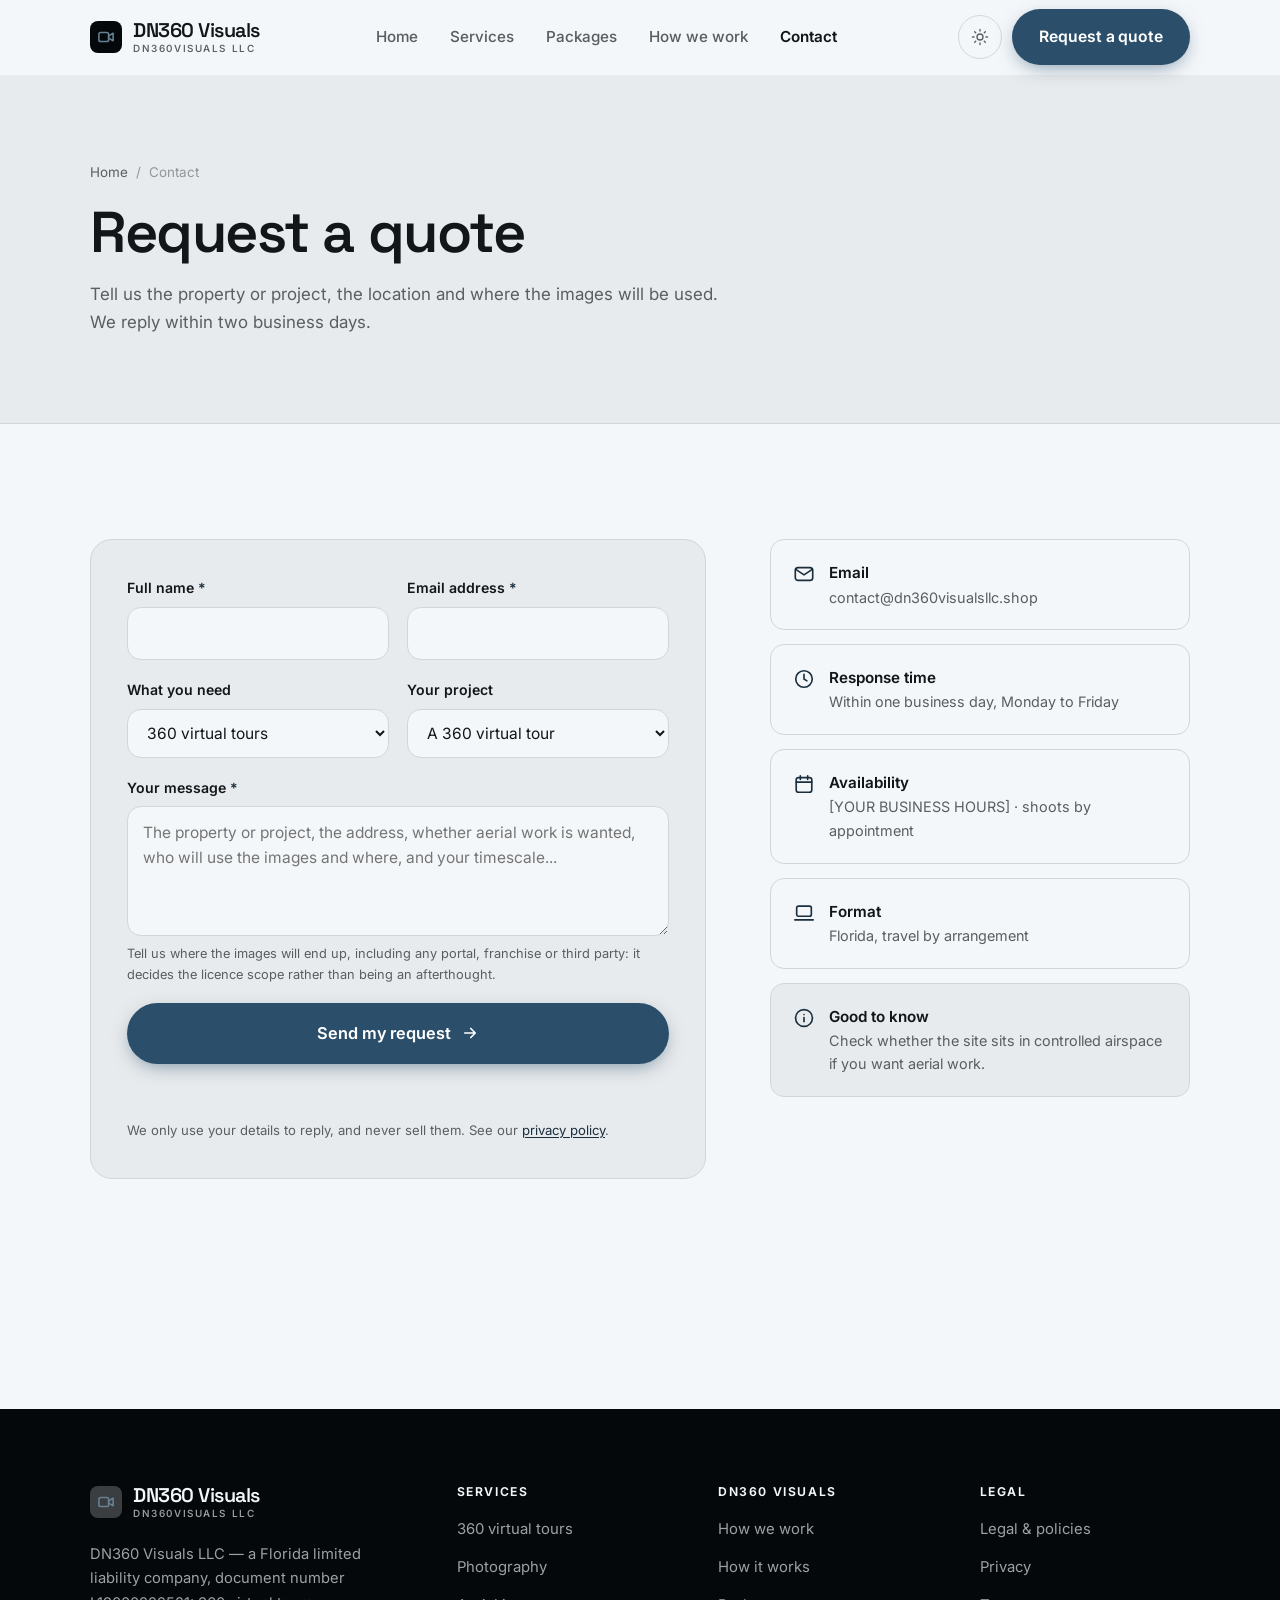
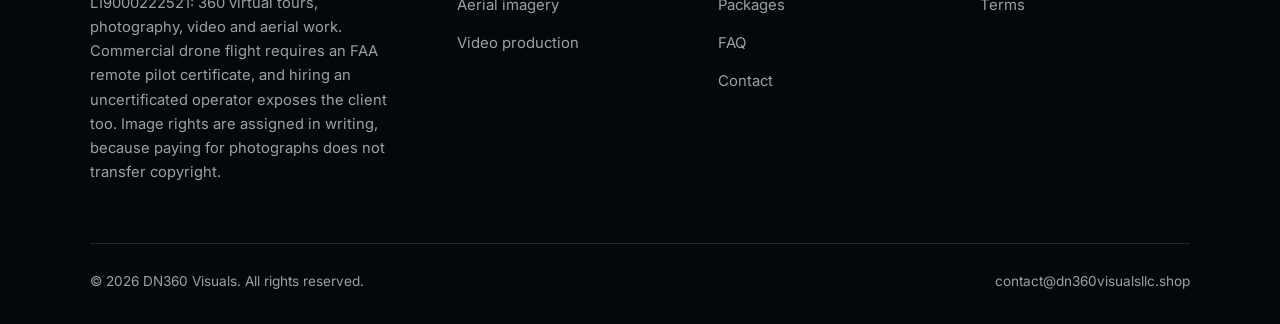
<file: contact.html>
<!DOCTYPE html>
<html lang="en" class="no-js">
<head>
<meta charset="utf-8">
<meta name="viewport" content="width=device-width, initial-scale=1">
<title>Contact — DN360 Visuals</title>
<meta name="description" content="Contact DN360 Visuals LLC for a photography, 360 tour or aerial quote. We reply within two business days.">
<link rel="canonical" href="https://dn360visualsllc.shop/contact.html">

<meta property="og:type" content="website">
<meta property="og:url" content="https://dn360visualsllc.shop/contact.html">
<meta property="og:site_name" content="DN360 Visuals">
<meta property="og:locale" content="en_US">
<meta property="og:title" content="Contact — DN360 Visuals">
<meta property="og:description" content="Contact DN360 Visuals LLC for a photography, 360 tour or aerial quote. We reply within two business days.">
<meta name="theme-color" content="#04080b">

<link rel="icon" href="assets/img/favicon.svg" type="image/svg+xml">
<link rel="preconnect" href="https://fonts.googleapis.com">
<link rel="preconnect" href="https://fonts.gstatic.com" crossorigin>
<link rel="stylesheet" href="https://fonts.googleapis.com/css2?family=Space+Grotesk:wght@400;500;600;700&family=Inter:wght@400..700&display=swap">
<link rel="stylesheet" href="assets/css/style.css">

<!-- Thème appliqué avant le premier rendu (évite le flash) -->
<script>
document.documentElement.classList.remove('no-js');
(function(){try{var t=localStorage.getItem('site-theme');if(t){document.documentElement.setAttribute('data-theme',t);}}catch(e){}})();
</script>
</head>

<body>
<a class="skip-link" href="#main">Skip to main content</a>

<header class="site-header">
  <nav class="wrap nav" aria-label="Main navigation">
    <a class="brand" href="index.html">
      <svg class="brand__mark" viewBox="0 0 64 64" aria-hidden="true">
        <rect class="bm-bg" width="64" height="64" rx="16"/>
        <g class="bm-ic" transform="translate(14 14) scale(1.5)" fill="none" stroke-width="2.1" stroke-linecap="round" stroke-linejoin="round"><rect x="2.5" y="6" width="13" height="12" rx="2.5"/><path d="M15.5 10.5 21.5 7v10l-6-3.5z"/></g>
      </svg>
      <span>DN360 Visuals<span class="brand__sub">DN360VISUALS LLC</span></span>
    </a>

    <ul class="nav__links" id="nav-links">
      <li><a href="index.html">Home</a></li>
      <li><a href="programs.html">Services</a></li>
      <li><a href="index.html#pricing">Packages</a></li>
      <li><a href="about.html">How we work</a></li>
      <li><a href="contact.html" aria-current="page">Contact</a></li>
      <li><a class="btn btn--primary" href="contact.html">Request a quote</a></li>
    </ul>

    <div class="nav__cta">
      <button class="theme-toggle" type="button" aria-label="Switch to dark theme">
        <svg class="icon-sun" viewBox="0 0 24 24" fill="none" stroke="currentColor" stroke-width="1.8" stroke-linecap="round" aria-hidden="true"><circle cx="12" cy="12" r="4"/><path d="M12 2v2m0 16v2M2 12h2m16 0h2M4.9 4.9l1.4 1.4m11.4 11.4 1.4 1.4M19.1 4.9l-1.4 1.4M6.3 17.7l-1.4 1.4"/></svg>
        <svg class="icon-moon" viewBox="0 0 24 24" fill="none" stroke="currentColor" stroke-width="1.8" stroke-linecap="round" stroke-linejoin="round" aria-hidden="true"><path d="M21 12.8A9 9 0 1 1 11.2 3a7 7 0 0 0 9.8 9.8z"/></svg>
      </button>
      <a class="btn btn--primary" href="contact.html">Request a quote</a>
      <button class="nav__toggle" type="button" aria-expanded="false" aria-controls="nav-links" aria-label="Open menu">
        <svg class="icon-open" viewBox="0 0 24 24" fill="none" stroke="currentColor" stroke-width="2" stroke-linecap="round" aria-hidden="true"><path d="M3 6h18M3 12h18M3 18h18"/></svg>
        <svg class="icon-close" viewBox="0 0 24 24" fill="none" stroke="currentColor" stroke-width="2" stroke-linecap="round" aria-hidden="true"><path d="M6 6l12 12M18 6L6 18"/></svg>
      </button>
    </div>
  </nav>
</header>

<main id="main">

<section class="page-head">
  <div class="wrap">
    <nav class="breadcrumb" aria-label="Breadcrumb">
      <a href="index.html">Home</a><span>/</span><span aria-current="page">Contact</span>
    </nav>
    <h1>Request a quote</h1>
    <p>Tell us the property or project, the location and where the images will be used. We reply within two business days.</p>
  </div>
</section>

<section class="section wrap">
  <div class="form-layout">

    <!--
      FORM: the action attribute holds a placeholder id. Create a free form at
      https://formspree.io and replace VOTRE_ID_FORMSPREE. Until then, the button
      opens the visitor's email app with a pre-filled message to contact@dn360visualsllc.shop.
    -->
    <form class="form" id="contact-form" action="https://formspree.io/f/VOTRE_ID_FORMSPREE" method="POST"
          data-email="contact@dn360visualsllc.shop" data-subject="Shoot enquiry"
          data-msg-mail="Your email app will open with the message ready to send." data-msg-sending="Sending…"
          data-msg-ok="Thanks! Your message is on its way. We reply within one business day." data-msg-err="Sending failed. Please email us directly at">
      <div class="form__row">
        <div class="field">
          <label for="nom">Full name <span class="req" aria-hidden="true">*</span></label>
          <input type="text" id="nom" name="nom" autocomplete="name" required>
        </div>
        <div class="field">
          <label for="email">Email address <span class="req" aria-hidden="true">*</span></label>
          <input type="email" id="email" name="email" autocomplete="email" required>
        </div>
      </div>

      <div class="form__row">
        <div class="field">
          <label for="programme">What you need</label>
          <select id="programme" name="programme">
            <option>360 virtual tours</option>
            <option>Photography</option>
            <option>Aerial imagery</option>
            <option>Video production</option>
            <option>Not sure yet</option>
          </select>
        </div>
        <div class="field">
          <label for="niveau">Your project</label>
          <select id="niveau" name="niveau">
            <option>A 360 virtual tour</option>
            <option>Photography</option>
            <option>Aerial imagery</option>
            <option>Video</option>
          </select>
        </div>
      </div>

      <div class="field">
        <label for="message">Your message <span class="req" aria-hidden="true">*</span></label>
        <textarea id="message" name="message" required placeholder="The property or project, the address, whether aerial work is wanted, who will use the images and where, and your timescale..."></textarea>
        <span class="field__hint">Tell us where the images will end up, including any portal, franchise or third party: it decides the licence scope rather than being an afterthought.</span>
      </div>

      <!-- Bot trap: hidden from humans -->
      <div class="visually-hidden" aria-hidden="true">
        <label for="site-web">Leave this field empty</label>
        <input type="text" id="site-web" name="_gotcha" tabindex="-1" autocomplete="off">
      </div>

      <button class="btn btn--primary btn--lg" type="submit">Send my request <svg viewBox="0 0 24 24" fill="none" stroke="currentColor" stroke-width="2.2" stroke-linecap="round" stroke-linejoin="round" aria-hidden="true"><path d="M5 12h14M13 6l6 6-6 6"/></svg></button>

      <p id="form-status" class="form__status" role="status" aria-live="polite"></p>

      <p class="form__note">
        We only use your details to reply, and never sell them. See our <a href="legal.html#privacy">privacy policy</a>.
      </p>
    </form>

    <aside class="contact-aside">
      <div class="contact-card">
        <svg viewBox="0 0 24 24" fill="none" stroke="currentColor" stroke-width="1.8" stroke-linecap="round" stroke-linejoin="round" aria-hidden="true"><rect x="2.5" y="5" width="19" height="14" rx="3"/><path d="M3 7l9 6 9-6"/></svg>
        <div><b>Email</b><a href="mailto:contact@dn360visualsllc.shop">contact@dn360visualsllc.shop</a></div>
      </div>
      <div class="contact-card">
        <svg viewBox="0 0 24 24" fill="none" stroke="currentColor" stroke-width="1.8" stroke-linecap="round" stroke-linejoin="round" aria-hidden="true"><circle cx="12" cy="12" r="9"/><path d="M12 7v5l3.2 2"/></svg>
        <div><b>Response time</b><span>Within one business day, Monday to Friday</span></div>
      </div>
      <div class="contact-card">
        <svg viewBox="0 0 24 24" fill="none" stroke="currentColor" stroke-width="1.8" stroke-linecap="round" stroke-linejoin="round" aria-hidden="true"><rect x="3.5" y="5" width="17" height="16" rx="2.5"/><path d="M8 3v4M16 3v4M3.5 10h17"/></svg>
        <div><b>Availability</b><span>[YOUR BUSINESS HOURS] · shoots by appointment</span></div>
      </div>
      <div class="contact-card">
        <svg viewBox="0 0 24 24" fill="none" stroke="currentColor" stroke-width="1.8" stroke-linecap="round" stroke-linejoin="round" aria-hidden="true"><rect x="4" y="4.5" width="16" height="11" rx="2"/><path d="M2 19.5h20"/></svg>
        <div><b>Format</b><span>Florida, travel by arrangement</span></div>
      </div>
      <div class="contact-card contact-card--soft">
        <svg viewBox="0 0 24 24" fill="none" stroke="currentColor" stroke-width="1.8" stroke-linecap="round" stroke-linejoin="round" aria-hidden="true"><circle cx="12" cy="12" r="9.2"/><path d="M12 16v-4.5M12 8.2v.1"/></svg>
        <div><b>Good to know</b><span>Check whether the site sits in controlled airspace if you want aerial work.</span></div>
      </div>
    </aside>

  </div>
</section>

</main>

<footer class="site-footer">
  <div class="wrap">
    <div class="footer__grid">
      <div class="footer__brand">
        <a class="brand" href="index.html">
          <svg class="brand__mark" viewBox="0 0 64 64" aria-hidden="true">
        <rect class="bm-bg" width="64" height="64" rx="16"/>
        <g class="bm-ic" transform="translate(14 14) scale(1.5)" fill="none" stroke-width="2.1" stroke-linecap="round" stroke-linejoin="round"><rect x="2.5" y="6" width="13" height="12" rx="2.5"/><path d="M15.5 10.5 21.5 7v10l-6-3.5z"/></g>
      </svg>
          <span>DN360 Visuals<span class="brand__sub">DN360VISUALS LLC</span></span>
        </a>
        <p>DN360 Visuals LLC — a Florida limited liability company, document number L19000222521: 360 virtual tours, photography, video and aerial work. Commercial drone flight requires an FAA remote pilot certificate, and hiring an uncertificated operator exposes the client too. Image rights are assigned in writing, because paying for photographs does not transfer copyright.</p>
      </div>

      <div class="footer__col">
        <h4>Services</h4>
        <ul>
          <li><a href="programs.html#tours">360 virtual tours</a></li>
          <li><a href="programs.html#stills">Photography</a></li>
          <li><a href="programs.html#aerial">Aerial imagery</a></li>
          <li><a href="programs.html#video">Video production</a></li>
        </ul>
      </div>

      <div class="footer__col">
        <h4>DN360 Visuals</h4>
        <ul>
          <li><a href="about.html">How we work</a></li>
          <li><a href="index.html#how-it-works">How it works</a></li>
          <li><a href="index.html#pricing">Packages</a></li>
          <li><a href="index.html#faq">FAQ</a></li>
          <li><a href="contact.html">Contact</a></li>
        </ul>
      </div>

      <div class="footer__col">
        <h4>Legal</h4>
        <ul>
          <li><a href="legal.html">Legal &amp; policies</a></li>
          <li><a href="legal.html#privacy">Privacy</a></li>
          <li><a href="legal.html#terms">Terms</a></li>
        </ul>
      </div>
    </div>

    <div class="footer__bottom">
      <p>© <span data-year>2026</span> DN360 Visuals. All rights reserved.</p>
      <p><a href="mailto:contact@dn360visualsllc.shop">contact@dn360visualsllc.shop</a></p>
    </div>
  </div>
</footer>

<script src="assets/js/main.js" defer></script>
</body>
</html>
</file>
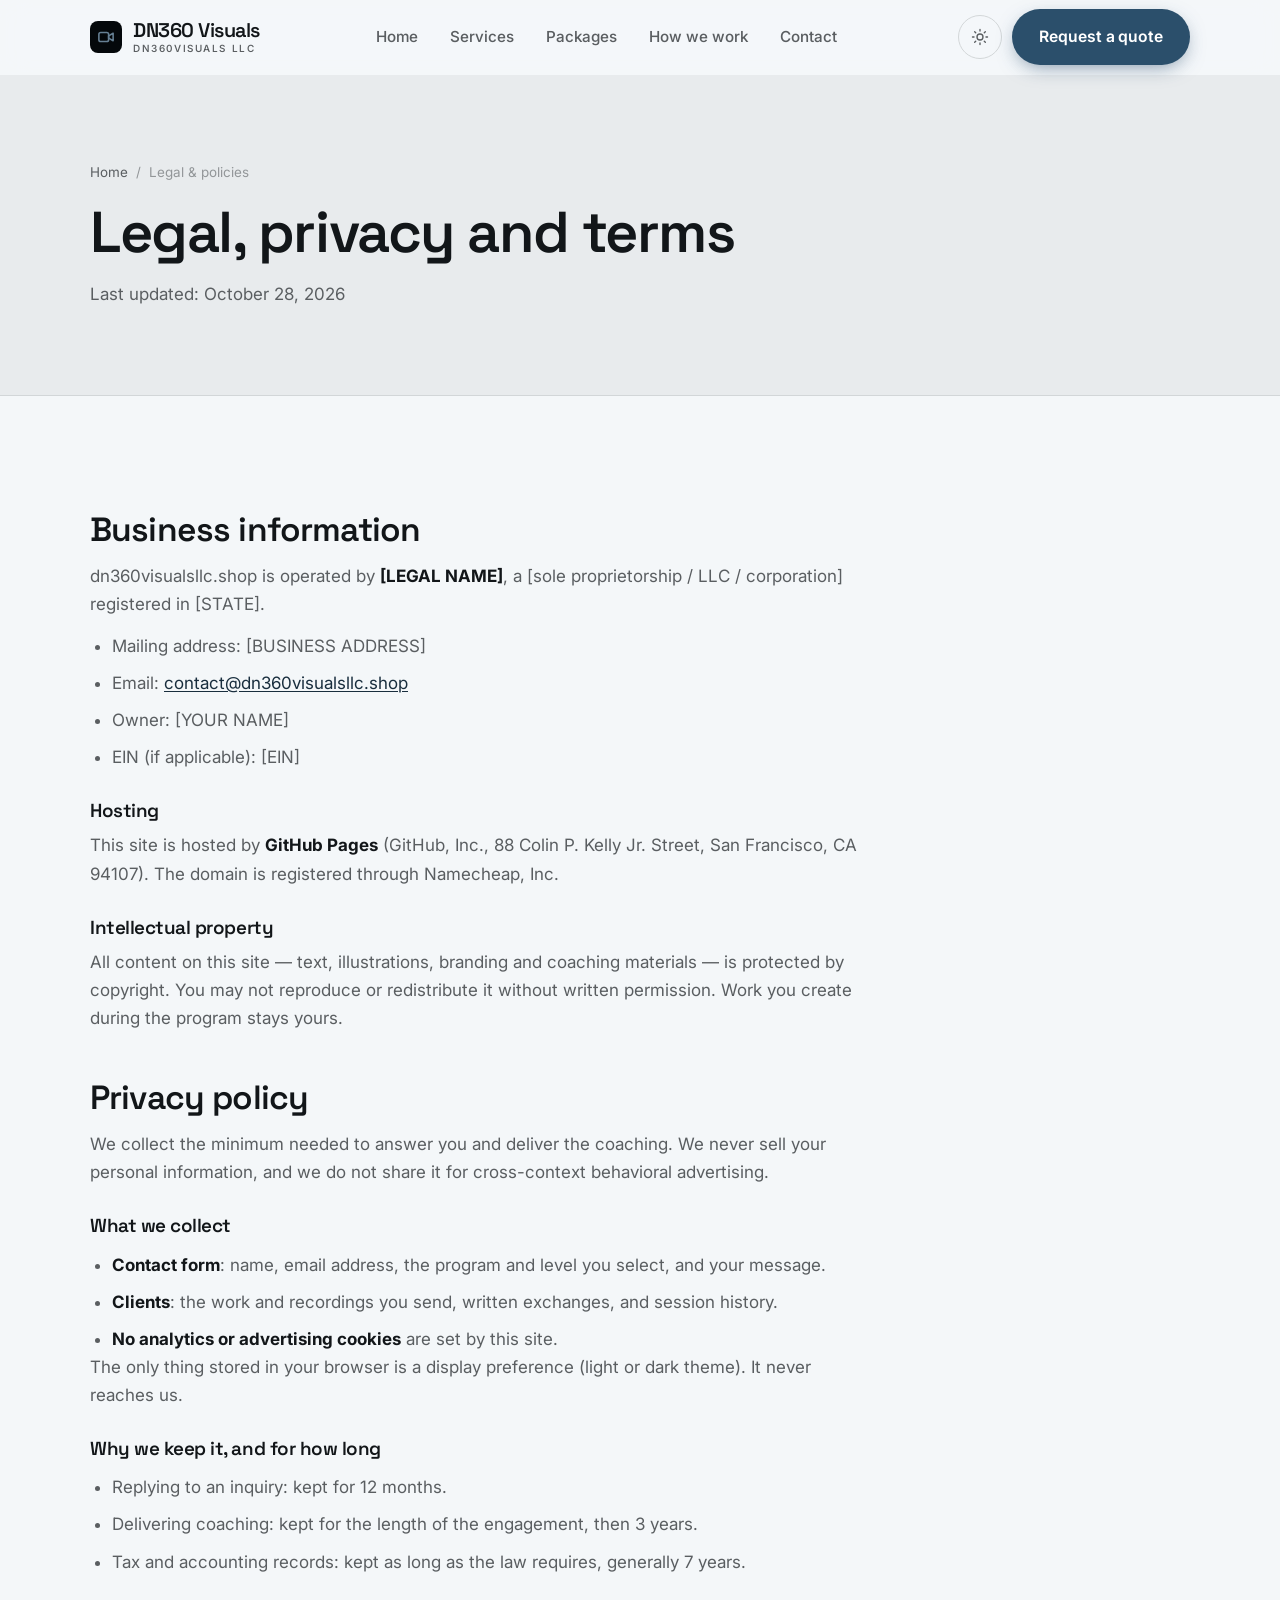
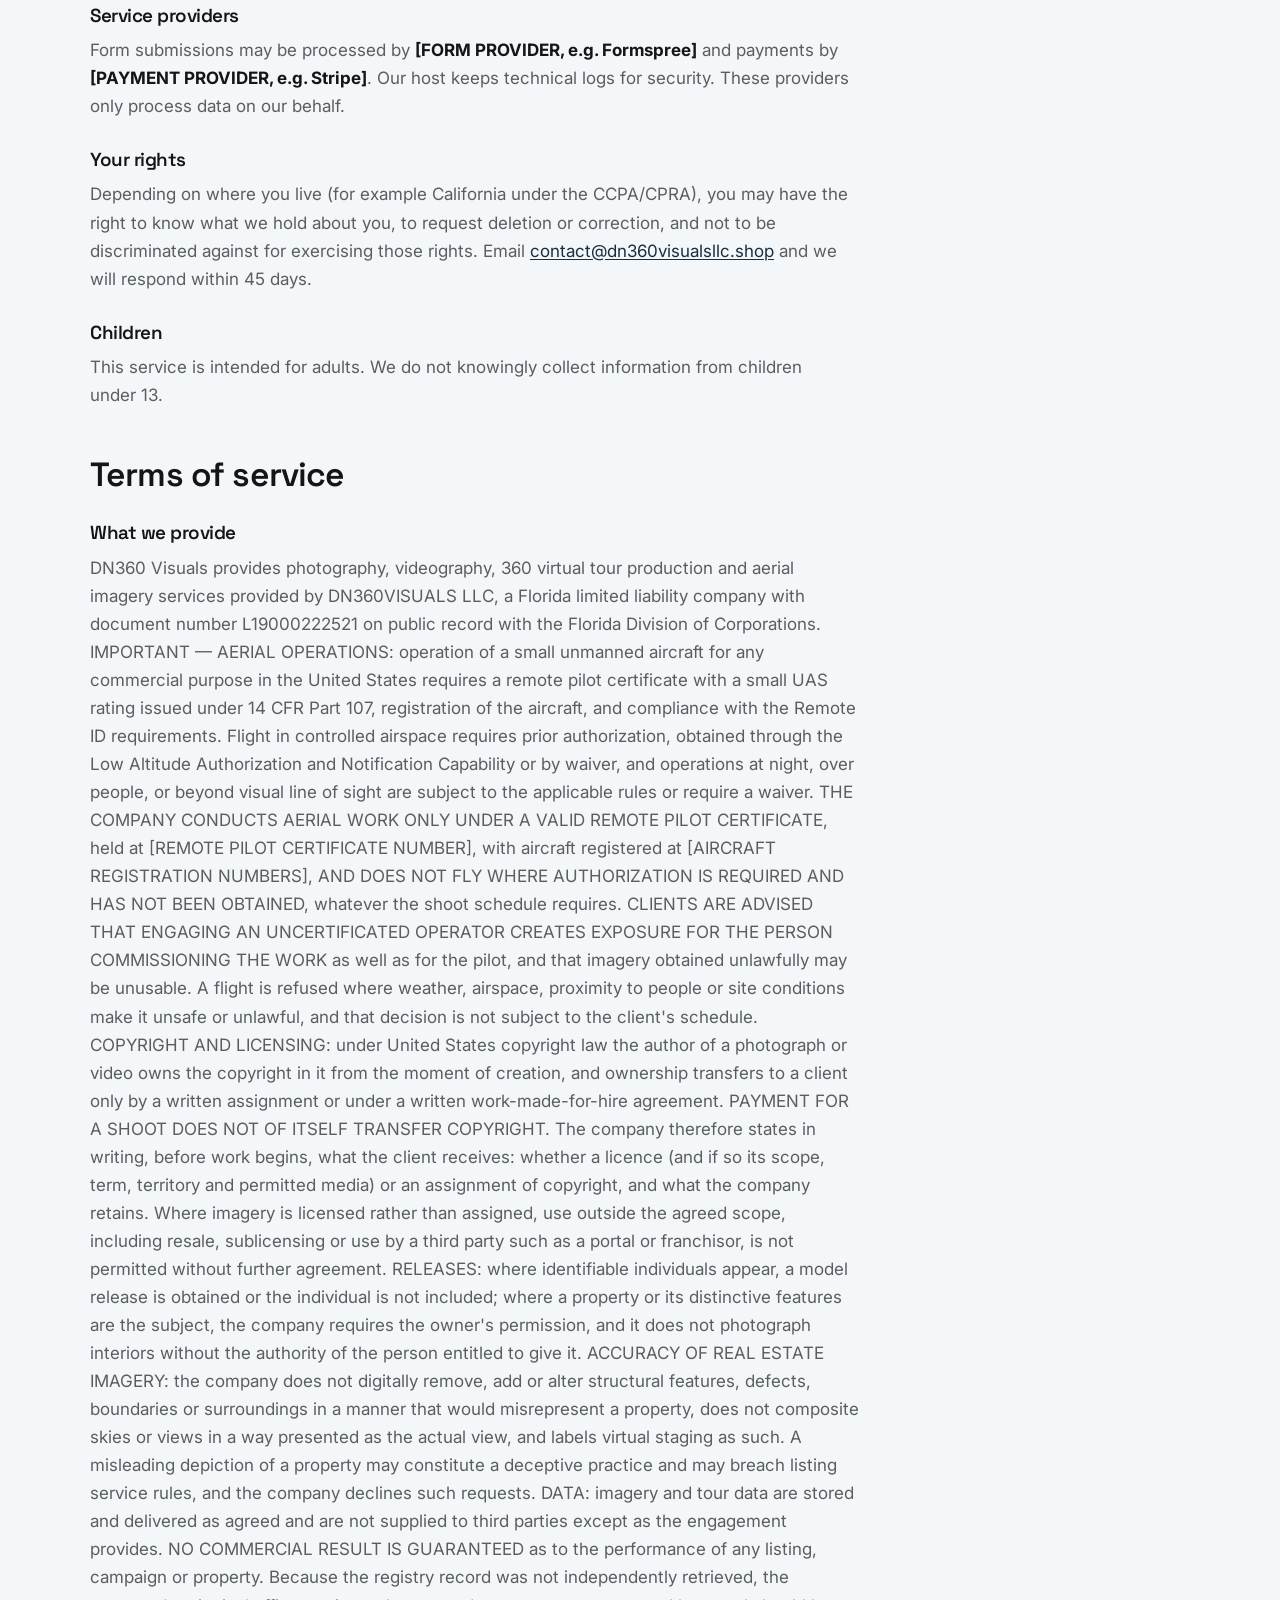
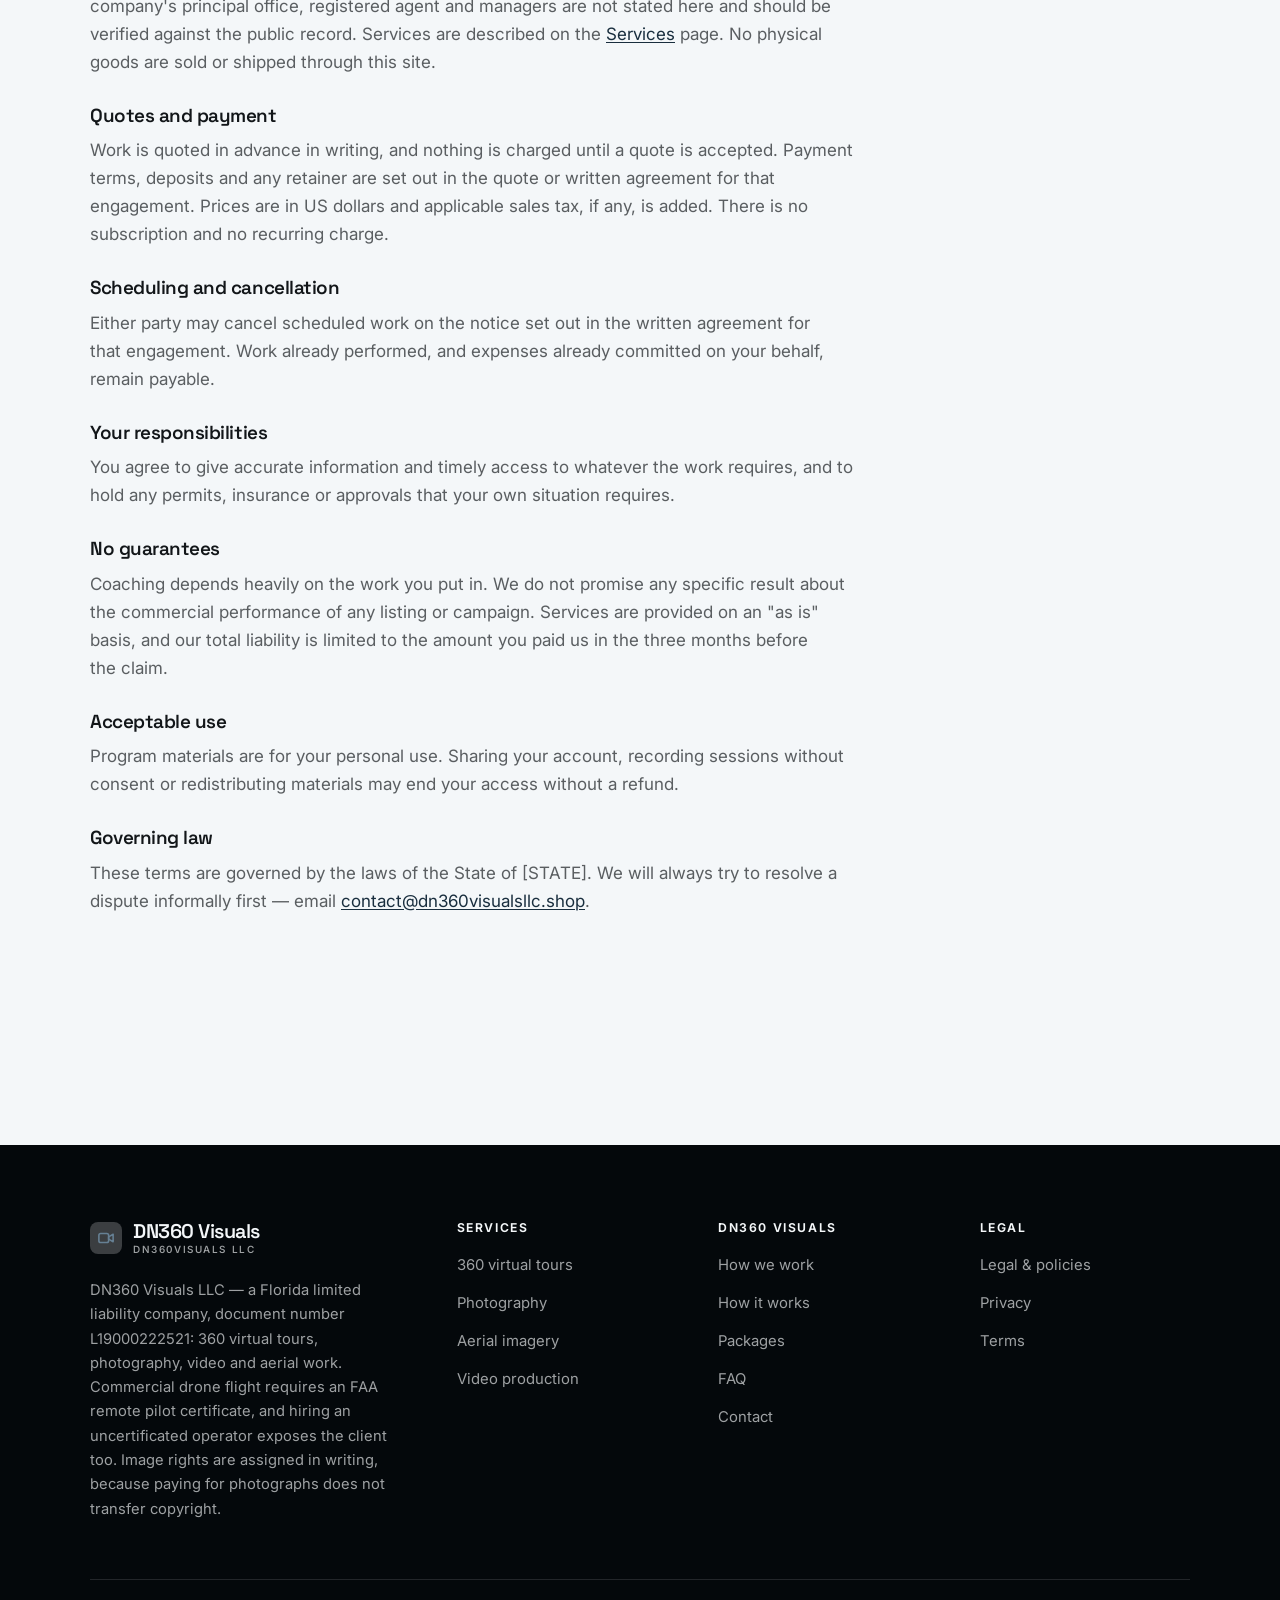
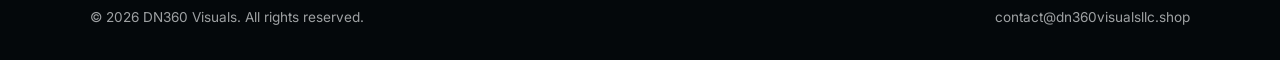
<file: legal.html>
<!DOCTYPE html>
<html lang="en" class="no-js">
<head>
<meta charset="utf-8">
<meta name="viewport" content="width=device-width, initial-scale=1">
<title>Legal, privacy and terms — DN360 Visuals</title>
<meta name="description" content="Business information, privacy policy and terms of service for DN360 Visuals.">
<meta name="robots" content="noindex">

<meta property="og:type" content="website">
<meta property="og:url" content="https://dn360visualsllc.shop/legal.html">
<meta property="og:site_name" content="DN360 Visuals">
<meta property="og:locale" content="en_US">
<meta property="og:title" content="Legal, privacy and terms — DN360 Visuals">
<meta property="og:description" content="Business information, privacy policy and terms of service for DN360 Visuals.">
<meta name="theme-color" content="#04080b">

<link rel="icon" href="assets/img/favicon.svg" type="image/svg+xml">
<link rel="preconnect" href="https://fonts.googleapis.com">
<link rel="preconnect" href="https://fonts.gstatic.com" crossorigin>
<link rel="stylesheet" href="https://fonts.googleapis.com/css2?family=Space+Grotesk:wght@400;500;600;700&family=Inter:wght@400..700&display=swap">
<link rel="stylesheet" href="assets/css/style.css">

<!-- Thème appliqué avant le premier rendu (évite le flash) -->
<script>
document.documentElement.classList.remove('no-js');
(function(){try{var t=localStorage.getItem('site-theme');if(t){document.documentElement.setAttribute('data-theme',t);}}catch(e){}})();
</script>
</head>

<body>
<a class="skip-link" href="#main">Skip to main content</a>

<header class="site-header">
  <nav class="wrap nav" aria-label="Main navigation">
    <a class="brand" href="index.html">
      <svg class="brand__mark" viewBox="0 0 64 64" aria-hidden="true">
        <rect class="bm-bg" width="64" height="64" rx="16"/>
        <g class="bm-ic" transform="translate(14 14) scale(1.5)" fill="none" stroke-width="2.1" stroke-linecap="round" stroke-linejoin="round"><rect x="2.5" y="6" width="13" height="12" rx="2.5"/><path d="M15.5 10.5 21.5 7v10l-6-3.5z"/></g>
      </svg>
      <span>DN360 Visuals<span class="brand__sub">DN360VISUALS LLC</span></span>
    </a>

    <ul class="nav__links" id="nav-links">
      <li><a href="index.html">Home</a></li>
      <li><a href="programs.html">Services</a></li>
      <li><a href="index.html#pricing">Packages</a></li>
      <li><a href="about.html">How we work</a></li>
      <li><a href="contact.html">Contact</a></li>
      <li><a class="btn btn--primary" href="contact.html">Request a quote</a></li>
    </ul>

    <div class="nav__cta">
      <button class="theme-toggle" type="button" aria-label="Switch to dark theme">
        <svg class="icon-sun" viewBox="0 0 24 24" fill="none" stroke="currentColor" stroke-width="1.8" stroke-linecap="round" aria-hidden="true"><circle cx="12" cy="12" r="4"/><path d="M12 2v2m0 16v2M2 12h2m16 0h2M4.9 4.9l1.4 1.4m11.4 11.4 1.4 1.4M19.1 4.9l-1.4 1.4M6.3 17.7l-1.4 1.4"/></svg>
        <svg class="icon-moon" viewBox="0 0 24 24" fill="none" stroke="currentColor" stroke-width="1.8" stroke-linecap="round" stroke-linejoin="round" aria-hidden="true"><path d="M21 12.8A9 9 0 1 1 11.2 3a7 7 0 0 0 9.8 9.8z"/></svg>
      </button>
      <a class="btn btn--primary" href="contact.html">Request a quote</a>
      <button class="nav__toggle" type="button" aria-expanded="false" aria-controls="nav-links" aria-label="Open menu">
        <svg class="icon-open" viewBox="0 0 24 24" fill="none" stroke="currentColor" stroke-width="2" stroke-linecap="round" aria-hidden="true"><path d="M3 6h18M3 12h18M3 18h18"/></svg>
        <svg class="icon-close" viewBox="0 0 24 24" fill="none" stroke="currentColor" stroke-width="2" stroke-linecap="round" aria-hidden="true"><path d="M6 6l12 12M18 6L6 18"/></svg>
      </button>
    </div>
  </nav>
</header>

<main id="main">

<section class="page-head">
  <div class="wrap">
    <nav class="breadcrumb" aria-label="Breadcrumb">
      <a href="index.html">Home</a><span>/</span><span aria-current="page">Legal &amp; policies</span>
    </nav>
    <h1>Legal, privacy and terms</h1>
    <p>Last updated: <time datetime="2026-10-28">October 28, 2026</time></p>
  </div>
</section>

<section class="section wrap">
  <div class="prose">

    <!--
      TO DO: this is a skeleton, not legal advice. Replace every [BRACKET] with
      your real details before selling, and have a lawyer review it if you can.
      Consumer protection rules differ by state.
    -->

    <h2 id="business">Business information</h2>
    <p>
      dn360visualsllc.shop is operated by <strong>[LEGAL NAME]</strong>, a [sole proprietorship / LLC / corporation]
      registered in [STATE].
    </p>
    <ul>
      <li>Mailing address: [BUSINESS ADDRESS]</li>
      <li>Email: <a href="mailto:contact@dn360visualsllc.shop">contact@dn360visualsllc.shop</a></li>
      <li>Owner: [YOUR NAME]</li>
      <li>EIN (if applicable): [EIN]</li>
    </ul>

    <h3>Hosting</h3>
    <p>
      This site is hosted by <strong>GitHub Pages</strong> (GitHub, Inc., 88 Colin P. Kelly Jr. Street,
      San Francisco, CA 94107). The domain is registered through Namecheap, Inc.
    </p>

    <h3>Intellectual property</h3>
    <p>
      All content on this site — text, illustrations, branding and coaching materials — is protected by
      copyright. You may not reproduce or redistribute it without written permission. Work you create during
      the program stays yours.
    </p>

    <h2 id="privacy">Privacy policy</h2>
    <p>
      We collect the minimum needed to answer you and deliver the coaching. We never sell your personal
      information, and we do not share it for cross-context behavioral advertising.
    </p>
    <h3>What we collect</h3>
    <ul>
      <li><strong>Contact form</strong>: name, email address, the program and level you select, and your message.</li>
      <li><strong>Clients</strong>: the work and recordings you send, written exchanges, and session history.</li>
      <li><strong>No analytics or advertising cookies</strong> are set by this site.</li>
    </ul>
    <p>
      The only thing stored in your browser is a display preference (light or dark theme). It never reaches us.
    </p>
    <h3>Why we keep it, and for how long</h3>
    <ul>
      <li>Replying to an inquiry: kept for 12 months.</li>
      <li>Delivering coaching: kept for the length of the engagement, then 3 years.</li>
      <li>Tax and accounting records: kept as long as the law requires, generally 7 years.</li>
    </ul>
    <h3>Service providers</h3>
    <p>
      Form submissions may be processed by <strong>[FORM PROVIDER, e.g. Formspree]</strong> and payments by
      <strong>[PAYMENT PROVIDER, e.g. Stripe]</strong>. Our host keeps technical logs for security. These
      providers only process data on our behalf.
    </p>
    <h3>Your rights</h3>
    <p>
      Depending on where you live (for example California under the CCPA/CPRA), you may have the right to
      know what we hold about you, to request deletion or correction, and not to be discriminated against for
      exercising those rights. Email <a href="mailto:contact@dn360visualsllc.shop">contact@dn360visualsllc.shop</a> and we will respond within 45 days.
    </p>
    <h3>Children</h3>
    <p>
      This service is intended for adults. We do not knowingly collect information from children under 13.
    </p>

    <h2 id="terms">Terms of service</h2>
    <h3>What we provide</h3>
    <p>
      DN360 Visuals provides photography, videography, 360 virtual tour production and aerial imagery services provided by DN360VISUALS LLC, a Florida limited liability company with document number L19000222521 on public record with the Florida Division of Corporations. IMPORTANT — AERIAL OPERATIONS: operation of a small unmanned aircraft for any commercial purpose in the United States requires a remote pilot certificate with a small UAS rating issued under 14 CFR Part 107, registration of the aircraft, and compliance with the Remote ID requirements. Flight in controlled airspace requires prior authorization, obtained through the Low Altitude Authorization and Notification Capability or by waiver, and operations at night, over people, or beyond visual line of sight are subject to the applicable rules or require a waiver. THE COMPANY CONDUCTS AERIAL WORK ONLY UNDER A VALID REMOTE PILOT CERTIFICATE, held at [REMOTE PILOT CERTIFICATE NUMBER], with aircraft registered at [AIRCRAFT REGISTRATION NUMBERS], AND DOES NOT FLY WHERE AUTHORIZATION IS REQUIRED AND HAS NOT BEEN OBTAINED, whatever the shoot schedule requires. CLIENTS ARE ADVISED THAT ENGAGING AN UNCERTIFICATED OPERATOR CREATES EXPOSURE FOR THE PERSON COMMISSIONING THE WORK as well as for the pilot, and that imagery obtained unlawfully may be unusable. A flight is refused where weather, airspace, proximity to people or site conditions make it unsafe or unlawful, and that decision is not subject to the client's schedule. COPYRIGHT AND LICENSING: under United States copyright law the author of a photograph or video owns the copyright in it from the moment of creation, and ownership transfers to a client only by a written assignment or under a written work-made-for-hire agreement. PAYMENT FOR A SHOOT DOES NOT OF ITSELF TRANSFER COPYRIGHT. The company therefore states in writing, before work begins, what the client receives: whether a licence (and if so its scope, term, territory and permitted media) or an assignment of copyright, and what the company retains. Where imagery is licensed rather than assigned, use outside the agreed scope, including resale, sublicensing or use by a third party such as a portal or franchisor, is not permitted without further agreement. RELEASES: where identifiable individuals appear, a model release is obtained or the individual is not included; where a property or its distinctive features are the subject, the company requires the owner's permission, and it does not photograph interiors without the authority of the person entitled to give it. ACCURACY OF REAL ESTATE IMAGERY: the company does not digitally remove, add or alter structural features, defects, boundaries or surroundings in a manner that would misrepresent a property, does not composite skies or views in a way presented as the actual view, and labels virtual staging as such. A misleading depiction of a property may constitute a deceptive practice and may breach listing service rules, and the company declines such requests. DATA: imagery and tour data are stored and delivered as agreed and are not supplied to third parties except as the engagement provides. NO COMMERCIAL RESULT IS GUARANTEED as to the performance of any listing, campaign or property. Because the registry record was not independently retrieved, the company's principal office, registered agent and managers are not stated here and should be verified against the public record. Services are described on the
      <a href="programs.html">Services</a> page. No physical goods are sold or shipped through this site.
    </p>
    <h3>Quotes and payment</h3>
    <p>
      Work is quoted in advance in writing, and nothing is charged until a quote is accepted. Payment terms,
      deposits and any retainer are set out in the quote or written agreement for that engagement. Prices are in
      US dollars and applicable sales tax, if any, is added. There is no subscription and no recurring charge.
    </p>
    <h3>Scheduling and cancellation</h3>
    <p>
      Either party may cancel scheduled work on the notice set out in the written agreement for that engagement.
      Work already performed, and expenses already committed on your behalf, remain payable.
    </p>
    <h3>Your responsibilities</h3>
    <p>
      You agree to give accurate information and timely access to whatever the work requires, and to hold any
      permits, insurance or approvals that your own situation requires.
    </p>

    <h3>No guarantees</h3>
    <p>
      Coaching depends heavily on the work you put in. We do not promise any specific result
      about the commercial performance of any listing or campaign. Services are provided on an "as is" basis, and our total
      liability is limited to the amount you paid us in the three months before the claim.
    </p>
    <h3>Acceptable use</h3>
    <p>
      Program materials are for your personal use. Sharing your account, recording sessions without consent
      or redistributing materials may end your access without a refund.
    </p>
    <h3>Governing law</h3>
    <p>
      These terms are governed by the laws of the State of [STATE]. We will always try to resolve a dispute
      informally first — email <a href="mailto:contact@dn360visualsllc.shop">contact@dn360visualsllc.shop</a>.
    </p>

  </div>
</section>

</main>

<footer class="site-footer">
  <div class="wrap">
    <div class="footer__grid">
      <div class="footer__brand">
        <a class="brand" href="index.html">
          <svg class="brand__mark" viewBox="0 0 64 64" aria-hidden="true">
        <rect class="bm-bg" width="64" height="64" rx="16"/>
        <g class="bm-ic" transform="translate(14 14) scale(1.5)" fill="none" stroke-width="2.1" stroke-linecap="round" stroke-linejoin="round"><rect x="2.5" y="6" width="13" height="12" rx="2.5"/><path d="M15.5 10.5 21.5 7v10l-6-3.5z"/></g>
      </svg>
          <span>DN360 Visuals<span class="brand__sub">DN360VISUALS LLC</span></span>
        </a>
        <p>DN360 Visuals LLC — a Florida limited liability company, document number L19000222521: 360 virtual tours, photography, video and aerial work. Commercial drone flight requires an FAA remote pilot certificate, and hiring an uncertificated operator exposes the client too. Image rights are assigned in writing, because paying for photographs does not transfer copyright.</p>
      </div>

      <div class="footer__col">
        <h4>Services</h4>
        <ul>
          <li><a href="programs.html#tours">360 virtual tours</a></li>
          <li><a href="programs.html#stills">Photography</a></li>
          <li><a href="programs.html#aerial">Aerial imagery</a></li>
          <li><a href="programs.html#video">Video production</a></li>
        </ul>
      </div>

      <div class="footer__col">
        <h4>DN360 Visuals</h4>
        <ul>
          <li><a href="about.html">How we work</a></li>
          <li><a href="index.html#how-it-works">How it works</a></li>
          <li><a href="index.html#pricing">Packages</a></li>
          <li><a href="index.html#faq">FAQ</a></li>
          <li><a href="contact.html">Contact</a></li>
        </ul>
      </div>

      <div class="footer__col">
        <h4>Legal</h4>
        <ul>
          <li><a href="legal.html">Legal &amp; policies</a></li>
          <li><a href="legal.html#privacy">Privacy</a></li>
          <li><a href="legal.html#terms">Terms</a></li>
        </ul>
      </div>
    </div>

    <div class="footer__bottom">
      <p>© <span data-year>2026</span> DN360 Visuals. All rights reserved.</p>
      <p><a href="mailto:contact@dn360visualsllc.shop">contact@dn360visualsllc.shop</a></p>
    </div>
  </div>
</footer>

<script src="assets/js/main.js" defer></script>
</body>
</html>
</file>
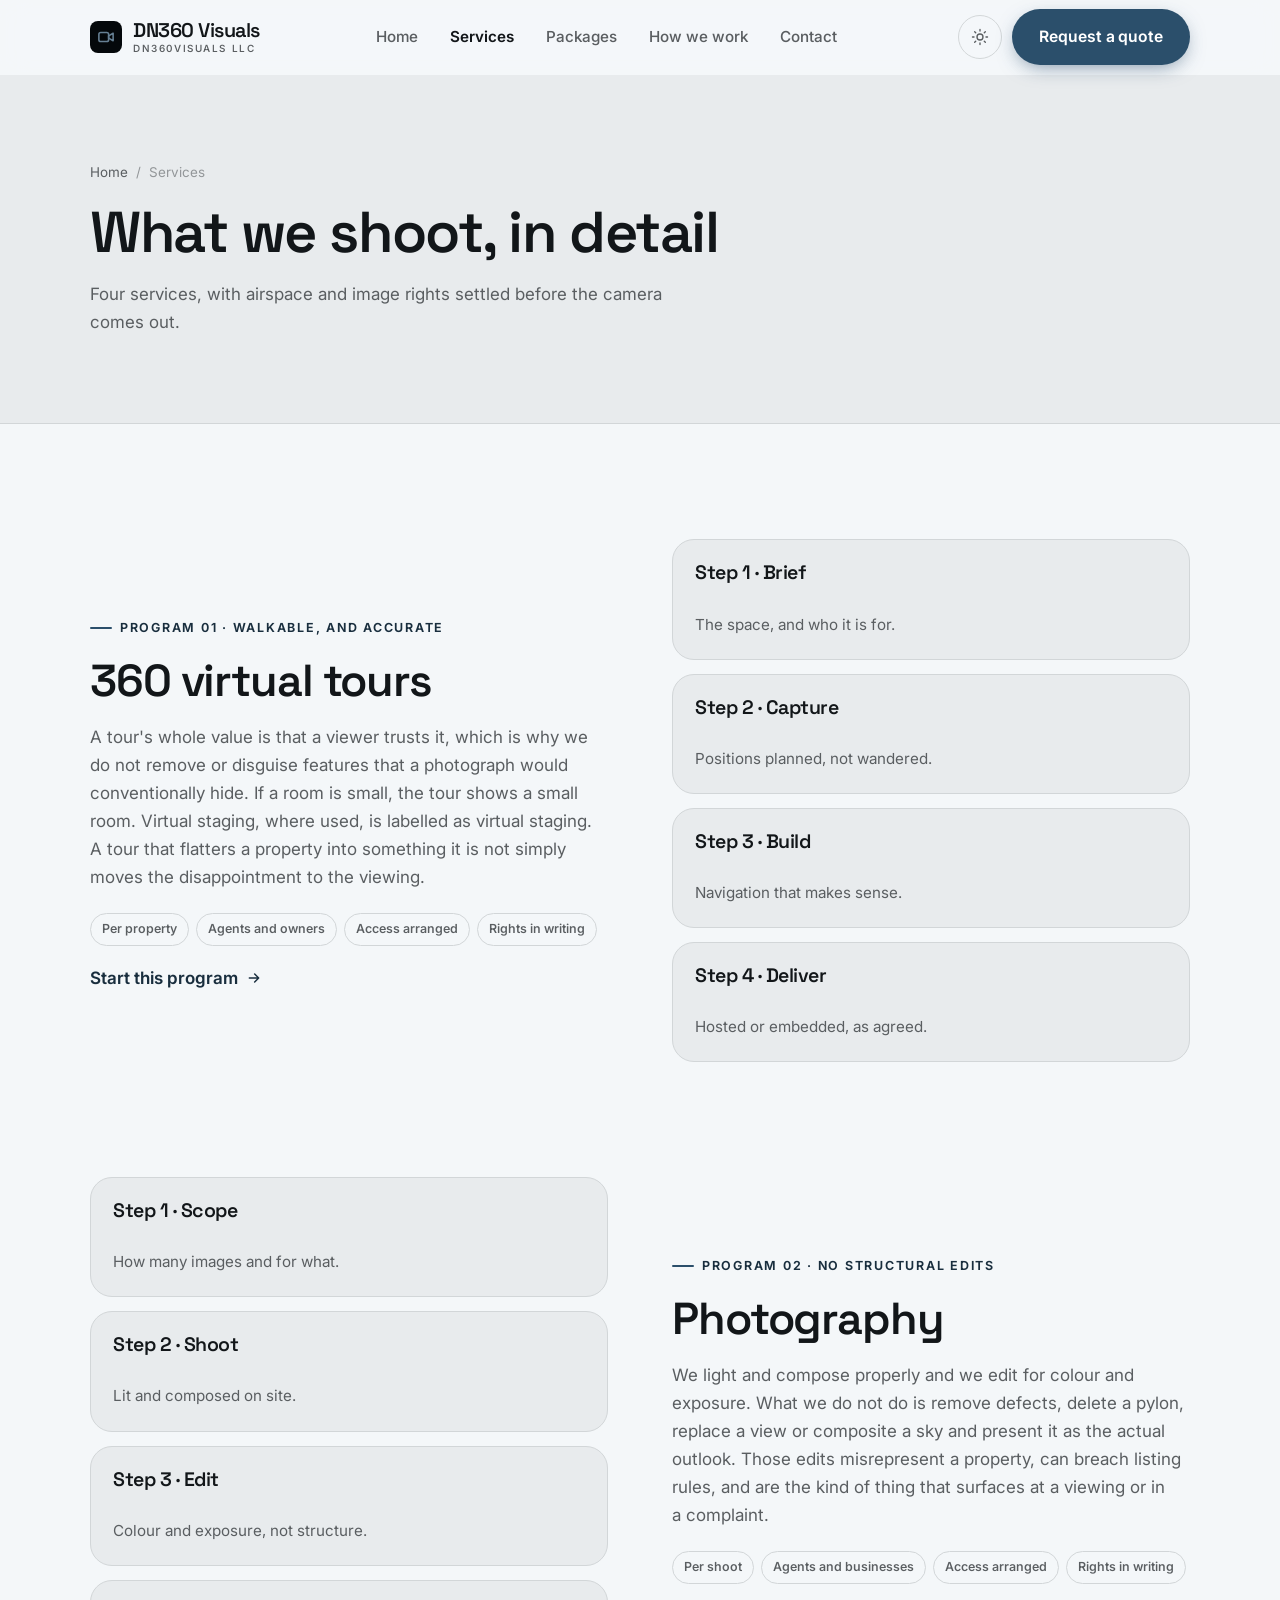
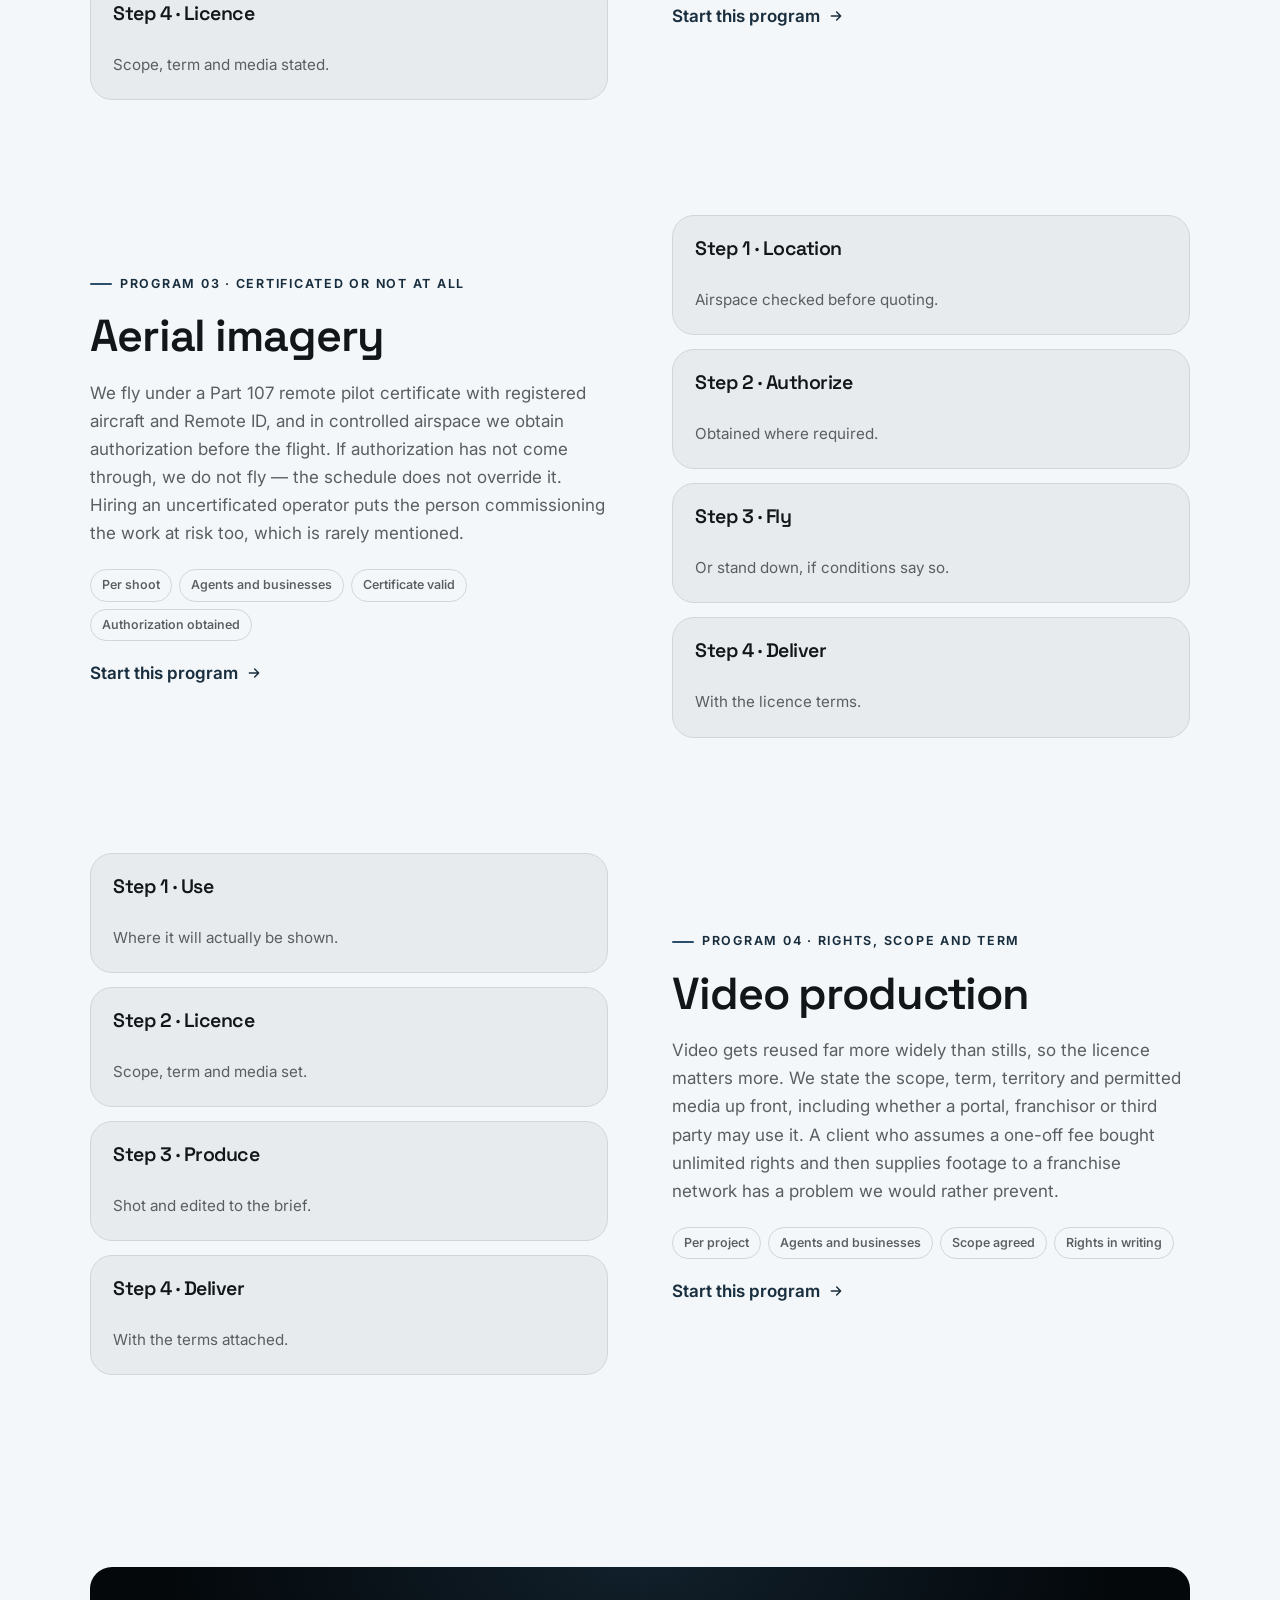
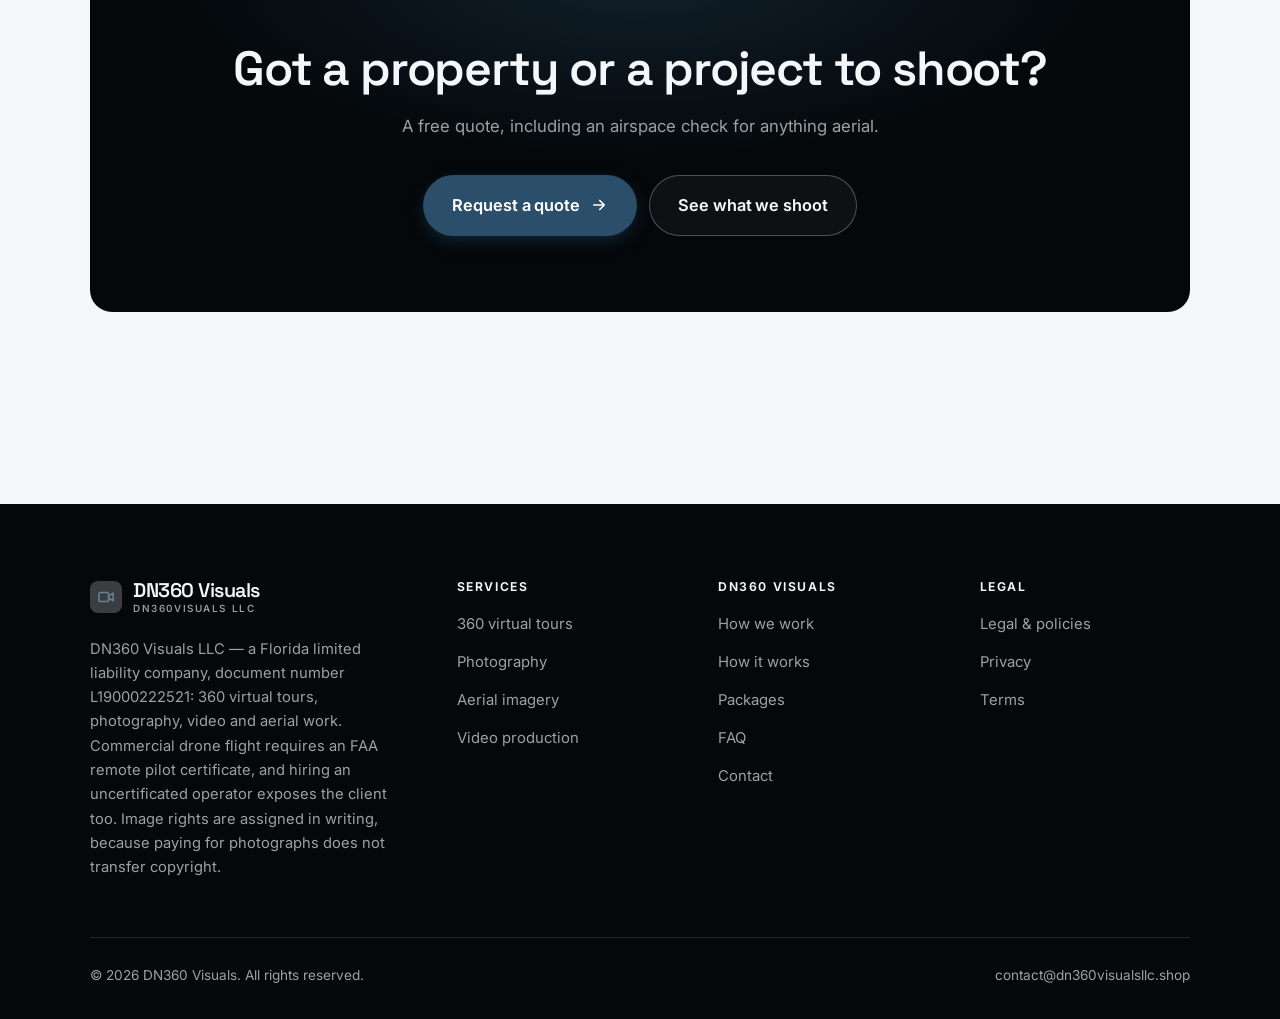
<file: programs.html>
<!DOCTYPE html>
<html lang="en" class="no-js">
<head>
<meta charset="utf-8">
<meta name="viewport" content="width=device-width, initial-scale=1">
<title>Services — DN360 Visuals</title>
<meta name="description" content="What DN360 Visuals LLC does: 360 virtual tours, photography, aerial imagery, and video production.">
<link rel="canonical" href="https://dn360visualsllc.shop/programs.html">

<meta property="og:type" content="website">
<meta property="og:url" content="https://dn360visualsllc.shop/programs.html">
<meta property="og:site_name" content="DN360 Visuals">
<meta property="og:locale" content="en_US">
<meta property="og:title" content="Services — DN360 Visuals">
<meta property="og:description" content="What DN360 Visuals LLC does: 360 virtual tours, photography, aerial imagery, and video production.">
<meta name="theme-color" content="#04080b">

<link rel="icon" href="assets/img/favicon.svg" type="image/svg+xml">
<link rel="preconnect" href="https://fonts.googleapis.com">
<link rel="preconnect" href="https://fonts.gstatic.com" crossorigin>
<link rel="stylesheet" href="https://fonts.googleapis.com/css2?family=Space+Grotesk:wght@400;500;600;700&family=Inter:wght@400..700&display=swap">
<link rel="stylesheet" href="assets/css/style.css">

<!-- Thème appliqué avant le premier rendu (évite le flash) -->
<script>
document.documentElement.classList.remove('no-js');
(function(){try{var t=localStorage.getItem('site-theme');if(t){document.documentElement.setAttribute('data-theme',t);}}catch(e){}})();
</script>
</head>

<body>
<a class="skip-link" href="#main">Skip to main content</a>

<header class="site-header">
  <nav class="wrap nav" aria-label="Main navigation">
    <a class="brand" href="index.html">
      <svg class="brand__mark" viewBox="0 0 64 64" aria-hidden="true">
        <rect class="bm-bg" width="64" height="64" rx="16"/>
        <g class="bm-ic" transform="translate(14 14) scale(1.5)" fill="none" stroke-width="2.1" stroke-linecap="round" stroke-linejoin="round"><rect x="2.5" y="6" width="13" height="12" rx="2.5"/><path d="M15.5 10.5 21.5 7v10l-6-3.5z"/></g>
      </svg>
      <span>DN360 Visuals<span class="brand__sub">DN360VISUALS LLC</span></span>
    </a>

    <ul class="nav__links" id="nav-links">
      <li><a href="index.html">Home</a></li>
      <li><a href="programs.html" aria-current="page">Services</a></li>
      <li><a href="index.html#pricing">Packages</a></li>
      <li><a href="about.html">How we work</a></li>
      <li><a href="contact.html">Contact</a></li>
      <li><a class="btn btn--primary" href="contact.html">Request a quote</a></li>
    </ul>

    <div class="nav__cta">
      <button class="theme-toggle" type="button" aria-label="Switch to dark theme">
        <svg class="icon-sun" viewBox="0 0 24 24" fill="none" stroke="currentColor" stroke-width="1.8" stroke-linecap="round" aria-hidden="true"><circle cx="12" cy="12" r="4"/><path d="M12 2v2m0 16v2M2 12h2m16 0h2M4.9 4.9l1.4 1.4m11.4 11.4 1.4 1.4M19.1 4.9l-1.4 1.4M6.3 17.7l-1.4 1.4"/></svg>
        <svg class="icon-moon" viewBox="0 0 24 24" fill="none" stroke="currentColor" stroke-width="1.8" stroke-linecap="round" stroke-linejoin="round" aria-hidden="true"><path d="M21 12.8A9 9 0 1 1 11.2 3a7 7 0 0 0 9.8 9.8z"/></svg>
      </button>
      <a class="btn btn--primary" href="contact.html">Request a quote</a>
      <button class="nav__toggle" type="button" aria-expanded="false" aria-controls="nav-links" aria-label="Open menu">
        <svg class="icon-open" viewBox="0 0 24 24" fill="none" stroke="currentColor" stroke-width="2" stroke-linecap="round" aria-hidden="true"><path d="M3 6h18M3 12h18M3 18h18"/></svg>
        <svg class="icon-close" viewBox="0 0 24 24" fill="none" stroke="currentColor" stroke-width="2" stroke-linecap="round" aria-hidden="true"><path d="M6 6l12 12M18 6L6 18"/></svg>
      </button>
    </div>
  </nav>
</header>

<main id="main">

<section class="page-head">
  <div class="wrap">
    <nav class="breadcrumb" aria-label="Breadcrumb">
      <a href="index.html">Home</a><span>/</span><span aria-current="page">Services</span>
    </nav>
    <h1>What we shoot, in detail</h1>
    <p>Four services, with airspace and image rights settled before the camera comes out.</p>
  </div>
</section>

<section class="section wrap" id="tours">
  <div class="split reveal">
    <div>
      <span class="eyebrow">Program 01 · Walkable, and accurate</span>
      <h2>360 virtual tours</h2>
      <p>A tour's whole value is that a viewer trusts it, which is why we do not remove or disguise features that a photograph would conventionally hide. If a room is small, the tour shows a small room. Virtual staging, where used, is labelled as virtual staging. A tour that flatters a property into something it is not simply moves the disappointment to the viewing.</p>
      <ul class="tags"><li>Per property</li><li>Agents and owners</li><li>Access arranged</li><li>Rights in writing</li></ul>
      <p><a class="arrow-link" href="contact.html">Start this program <svg viewBox="0 0 24 24" fill="none" stroke="currentColor" stroke-width="2.2" stroke-linecap="round" stroke-linejoin="round" aria-hidden="true"><path d="M5 12h14M13 6l6 6-6 6"/></svg></a></p>
    </div>
    <div class="grid grid--2 grid--tight">
      <article class="card card--sm">
        <h3>Step 1 · Brief</h3>
        <p>The space, and who it is for.</p>
      </article>
      <article class="card card--sm">
        <h3>Step 2 · Capture</h3>
        <p>Positions planned, not wandered.</p>
      </article>
      <article class="card card--sm">
        <h3>Step 3 · Build</h3>
        <p>Navigation that makes sense.</p>
      </article>
      <article class="card card--sm">
        <h3>Step 4 · Deliver</h3>
        <p>Hosted or embedded, as agreed.</p>
      </article>
    </div>
  </div>
</section>

<section class="section section--flush wrap" id="stills">
  <div class="split reveal">
    <div class="grid grid--2 grid--tight">
      <article class="card card--sm">
        <h3>Step 1 · Scope</h3>
        <p>How many images and for what.</p>
      </article>
      <article class="card card--sm">
        <h3>Step 2 · Shoot</h3>
        <p>Lit and composed on site.</p>
      </article>
      <article class="card card--sm">
        <h3>Step 3 · Edit</h3>
        <p>Colour and exposure, not structure.</p>
      </article>
      <article class="card card--sm">
        <h3>Step 4 · Licence</h3>
        <p>Scope, term and media stated.</p>
      </article>
    </div>
    <div>
      <span class="eyebrow">Program 02 · No structural edits</span>
      <h2>Photography</h2>
      <p>We light and compose properly and we edit for colour and exposure. What we do not do is remove defects, delete a pylon, replace a view or composite a sky and present it as the actual outlook. Those edits misrepresent a property, can breach listing rules, and are the kind of thing that surfaces at a viewing or in a complaint.</p>
      <ul class="tags"><li>Per shoot</li><li>Agents and businesses</li><li>Access arranged</li><li>Rights in writing</li></ul>
      <p><a class="arrow-link" href="contact.html">Start this program <svg viewBox="0 0 24 24" fill="none" stroke="currentColor" stroke-width="2.2" stroke-linecap="round" stroke-linejoin="round" aria-hidden="true"><path d="M5 12h14M13 6l6 6-6 6"/></svg></a></p>
    </div>
  </div>
</section>

<section class="section section--flush wrap" id="aerial">
  <div class="split reveal">
    <div>
      <span class="eyebrow">Program 03 · Certificated or not at all</span>
      <h2>Aerial imagery</h2>
      <p>We fly under a Part 107 remote pilot certificate with registered aircraft and Remote ID, and in controlled airspace we obtain authorization before the flight. If authorization has not come through, we do not fly — the schedule does not override it. Hiring an uncertificated operator puts the person commissioning the work at risk too, which is rarely mentioned.</p>
      <ul class="tags"><li>Per shoot</li><li>Agents and businesses</li><li>Certificate valid</li><li>Authorization obtained</li></ul>
      <p><a class="arrow-link" href="contact.html">Start this program <svg viewBox="0 0 24 24" fill="none" stroke="currentColor" stroke-width="2.2" stroke-linecap="round" stroke-linejoin="round" aria-hidden="true"><path d="M5 12h14M13 6l6 6-6 6"/></svg></a></p>
    </div>
    <div class="grid grid--2 grid--tight">
      <article class="card card--sm">
        <h3>Step 1 · Location</h3>
        <p>Airspace checked before quoting.</p>
      </article>
      <article class="card card--sm">
        <h3>Step 2 · Authorize</h3>
        <p>Obtained where required.</p>
      </article>
      <article class="card card--sm">
        <h3>Step 3 · Fly</h3>
        <p>Or stand down, if conditions say so.</p>
      </article>
      <article class="card card--sm">
        <h3>Step 4 · Deliver</h3>
        <p>With the licence terms.</p>
      </article>
    </div>
  </div>
</section>

<section class="section section--flush wrap" id="video">
  <div class="split reveal">
    <div class="grid grid--2 grid--tight">
      <article class="card card--sm">
        <h3>Step 1 · Use</h3>
        <p>Where it will actually be shown.</p>
      </article>
      <article class="card card--sm">
        <h3>Step 2 · Licence</h3>
        <p>Scope, term and media set.</p>
      </article>
      <article class="card card--sm">
        <h3>Step 3 · Produce</h3>
        <p>Shot and edited to the brief.</p>
      </article>
      <article class="card card--sm">
        <h3>Step 4 · Deliver</h3>
        <p>With the terms attached.</p>
      </article>
    </div>
    <div>
      <span class="eyebrow">Program 04 · Rights, scope and term</span>
      <h2>Video production</h2>
      <p>Video gets reused far more widely than stills, so the licence matters more. We state the scope, term, territory and permitted media up front, including whether a portal, franchisor or third party may use it. A client who assumes a one-off fee bought unlimited rights and then supplies footage to a franchise network has a problem we would rather prevent.</p>
      <ul class="tags"><li>Per project</li><li>Agents and businesses</li><li>Scope agreed</li><li>Rights in writing</li></ul>
      <p><a class="arrow-link" href="contact.html">Start this program <svg viewBox="0 0 24 24" fill="none" stroke="currentColor" stroke-width="2.2" stroke-linecap="round" stroke-linejoin="round" aria-hidden="true"><path d="M5 12h14M13 6l6 6-6 6"/></svg></a></p>
    </div>
  </div>
</section>

<section class="wrap section--tight">
  <div class="cta-band reveal">
    <h2>Got a property or a project to shoot?</h2>
    <p>A free quote, including an airspace check for anything aerial.</p>
    <div class="hero__actions">
      <a class="btn btn--primary btn--lg" href="contact.html">Request a quote <svg viewBox="0 0 24 24" fill="none" stroke="currentColor" stroke-width="2.2" stroke-linecap="round" stroke-linejoin="round" aria-hidden="true"><path d="M5 12h14M13 6l6 6-6 6"/></svg></a>
      <a class="btn btn--on-dark btn--lg" href="programs.html">See what we shoot</a>
    </div>
  </div>
</section>

</main>

<footer class="site-footer">
  <div class="wrap">
    <div class="footer__grid">
      <div class="footer__brand">
        <a class="brand" href="index.html">
          <svg class="brand__mark" viewBox="0 0 64 64" aria-hidden="true">
        <rect class="bm-bg" width="64" height="64" rx="16"/>
        <g class="bm-ic" transform="translate(14 14) scale(1.5)" fill="none" stroke-width="2.1" stroke-linecap="round" stroke-linejoin="round"><rect x="2.5" y="6" width="13" height="12" rx="2.5"/><path d="M15.5 10.5 21.5 7v10l-6-3.5z"/></g>
      </svg>
          <span>DN360 Visuals<span class="brand__sub">DN360VISUALS LLC</span></span>
        </a>
        <p>DN360 Visuals LLC — a Florida limited liability company, document number L19000222521: 360 virtual tours, photography, video and aerial work. Commercial drone flight requires an FAA remote pilot certificate, and hiring an uncertificated operator exposes the client too. Image rights are assigned in writing, because paying for photographs does not transfer copyright.</p>
      </div>

      <div class="footer__col">
        <h4>Services</h4>
        <ul>
          <li><a href="programs.html#tours">360 virtual tours</a></li>
          <li><a href="programs.html#stills">Photography</a></li>
          <li><a href="programs.html#aerial">Aerial imagery</a></li>
          <li><a href="programs.html#video">Video production</a></li>
        </ul>
      </div>

      <div class="footer__col">
        <h4>DN360 Visuals</h4>
        <ul>
          <li><a href="about.html">How we work</a></li>
          <li><a href="index.html#how-it-works">How it works</a></li>
          <li><a href="index.html#pricing">Packages</a></li>
          <li><a href="index.html#faq">FAQ</a></li>
          <li><a href="contact.html">Contact</a></li>
        </ul>
      </div>

      <div class="footer__col">
        <h4>Legal</h4>
        <ul>
          <li><a href="legal.html">Legal &amp; policies</a></li>
          <li><a href="legal.html#privacy">Privacy</a></li>
          <li><a href="legal.html#terms">Terms</a></li>
        </ul>
      </div>
    </div>

    <div class="footer__bottom">
      <p>© <span data-year>2026</span> DN360 Visuals. All rights reserved.</p>
      <p><a href="mailto:contact@dn360visualsllc.shop">contact@dn360visualsllc.shop</a></p>
    </div>
  </div>
</footer>

<script src="assets/js/main.js" defer></script>
</body>
</html>
</file>
<file: assets/css/style.css>
/* DN360 Visuals — couleurs et polices de la marque.
   Modifier ces valeurs suffit à changer l'identité visuelle de tout le site. */
:root {
  --c-accent:    #2b4f6b;
  --c-on-accent: #ffffff;
  --c-ink:       #04080b;
  --c-paper:     #f4f7f9;

  --accent-ink-light: color-mix(in srgb, var(--c-accent) 58%, black);
  --accent-on-dark:   color-mix(in srgb, var(--c-accent) 72%, white);

  --font-display: "Space Grotesk", system-ui, -apple-system, "Segoe UI", sans-serif;
  --font-body: "Inter", system-ui, -apple-system, "Segoe UI", sans-serif;
  --display-weight: 600;
  --display-tracking: -.025em;
}

/* ==========================================================================
   Feuille de style commune aux sites de coaching
   Les couleurs de marque (--c-accent, --c-on-accent, --c-ink, --c-paper) et
   les polices sont définies juste au-dessus, par site. Tout le reste en dérive.
   ========================================================================== */

/* --------------------------------------------------------------------------
   1. Tokens dérivés
   -------------------------------------------------------------------------- */

:root {
  /* Thème clair */
  --paper:      var(--c-paper);
  --paper-2:    color-mix(in srgb, var(--c-paper) 95%, var(--c-ink));
  --paper-3:    color-mix(in srgb, var(--c-paper) 89%, var(--c-ink));
  --line:       color-mix(in srgb, var(--c-paper) 86%, var(--c-ink));
  --text:       color-mix(in srgb, var(--c-ink) 94%, var(--c-paper));
  --muted:      color-mix(in srgb, var(--c-ink) 64%, var(--c-paper));
  --accent:     var(--c-accent);
  --accent-600: color-mix(in srgb, var(--c-accent) 86%, black);
  --accent-ink: var(--accent-ink-light);
  --on-accent:  var(--c-on-accent);
  --ink:        var(--c-ink);
  --ink-soft:   color-mix(in srgb, var(--c-ink) 90%, white);
  --on-ink:     var(--c-paper);
  --on-ink-mut: color-mix(in srgb, var(--c-paper) 64%, var(--c-ink));
  --brand-bg:   var(--c-ink);

  /* Rayons */
  --r-sm: 8px;
  --r-md: 14px;
  --r-lg: 22px;
  --r-full: 999px;

  /* Ombres */
  --sh-1: 0 1px 2px rgba(0, 0, 0, .05), 0 2px 8px rgba(0, 0, 0, .04);
  --sh-2: 0 2px 4px rgba(0, 0, 0, .05), 0 12px 32px rgba(0, 0, 0, .09);
  --sh-3: 0 4px 8px rgba(0, 0, 0, .06), 0 24px 56px rgba(0, 0, 0, .14);

  /* Rythme */
  --gutter: clamp(16px, 4vw, 40px);
  --maxw: 1180px;
  --section-y: clamp(64px, 9vw, 124px);

  --ease: cubic-bezier(.22, .61, .36, 1);
}

/* Thème sombre — suit le système, sauf si l'utilisateur a choisi « clair » */
@media (prefers-color-scheme: dark) {
  :root:not([data-theme="light"]) {
    --paper:      var(--c-ink);
    --paper-2:    color-mix(in srgb, var(--c-ink) 92%, white);
    --paper-3:    color-mix(in srgb, var(--c-ink) 86%, white);
    --line:       color-mix(in srgb, var(--c-ink) 80%, white);
    --text:       color-mix(in srgb, var(--c-paper) 94%, var(--c-ink));
    --muted:      color-mix(in srgb, var(--c-paper) 66%, var(--c-ink));
    --accent-ink: var(--accent-on-dark);
    --ink:        color-mix(in srgb, var(--c-ink) 72%, black);
    --brand-bg:   color-mix(in srgb, var(--c-ink) 80%, white);
    --sh-1: 0 1px 2px rgba(0, 0, 0, .4), 0 2px 8px rgba(0, 0, 0, .3);
    --sh-2: 0 2px 4px rgba(0, 0, 0, .4), 0 12px 32px rgba(0, 0, 0, .45);
    --sh-3: 0 4px 8px rgba(0, 0, 0, .45), 0 24px 56px rgba(0, 0, 0, .55);
  }
}

/* Thème sombre — choix explicite */
:root[data-theme="dark"] {
  --paper:      var(--c-ink);
  --paper-2:    color-mix(in srgb, var(--c-ink) 92%, white);
  --paper-3:    color-mix(in srgb, var(--c-ink) 86%, white);
  --line:       color-mix(in srgb, var(--c-ink) 80%, white);
  --text:       color-mix(in srgb, var(--c-paper) 94%, var(--c-ink));
  --muted:      color-mix(in srgb, var(--c-paper) 66%, var(--c-ink));
  --accent-ink: var(--accent-on-dark);
  --ink:        color-mix(in srgb, var(--c-ink) 72%, black);
  --brand-bg:   color-mix(in srgb, var(--c-ink) 80%, white);
  --sh-1: 0 1px 2px rgba(0, 0, 0, .4), 0 2px 8px rgba(0, 0, 0, .3);
  --sh-2: 0 2px 4px rgba(0, 0, 0, .4), 0 12px 32px rgba(0, 0, 0, .45);
  --sh-3: 0 4px 8px rgba(0, 0, 0, .45), 0 24px 56px rgba(0, 0, 0, .55);
}

/* --------------------------------------------------------------------------
   2. Reset / base
   -------------------------------------------------------------------------- */

*, *::before, *::after { box-sizing: border-box; }

* { margin: 0; }

html {
  -webkit-text-size-adjust: 100%;
  scroll-behavior: smooth;
  scroll-padding-top: 88px;
}

body {
  background: var(--paper);
  color: var(--text);
  font-family: var(--font-body);
  font-size: 17px;
  line-height: 1.65;
  -webkit-font-smoothing: antialiased;
  text-rendering: optimizeLegibility;
  overflow-x: hidden;
}

img, svg, video { display: block; max-width: 100%; height: auto; }

a { color: inherit; text-decoration: none; }

button, input, textarea, select { font: inherit; color: inherit; }

h1, h2, h3, h4 {
  font-family: var(--font-display);
  font-weight: var(--display-weight);
  line-height: 1.08;
  letter-spacing: var(--display-tracking);
  text-wrap: balance;
}

p { text-wrap: pretty; }

:focus-visible {
  outline: 3px solid var(--accent);
  outline-offset: 3px;
  border-radius: 4px;
}

::selection { background: var(--accent); color: var(--on-accent); }

/* --------------------------------------------------------------------------
   3. Utilitaires de mise en page
   -------------------------------------------------------------------------- */

.wrap {
  width: 100%;
  max-width: var(--maxw);
  margin-inline: auto;
  padding-inline: var(--gutter);
}

.section { padding-block: var(--section-y); }
.section--flush { padding-top: 0; }
.section--tight { padding-block: clamp(48px, 6vw, 80px); }

.skip-link {
  position: absolute;
  left: 12px;
  top: -100px;
  z-index: 200;
  background: var(--accent);
  color: var(--on-accent);
  padding: 12px 20px;
  border-radius: var(--r-sm);
  font-weight: 600;
  transition: top .2s var(--ease);
}
.skip-link:focus { top: 12px; }

.eyebrow {
  display: inline-flex;
  align-items: center;
  gap: 8px;
  font-size: .78rem;
  font-weight: 650;
  letter-spacing: .14em;
  text-transform: uppercase;
  color: var(--accent-ink);
  margin-bottom: 18px;
}
.eyebrow::before {
  content: "";
  width: 22px;
  height: 2px;
  background: var(--accent);
  border-radius: 2px;
}

.section-head { max-width: 62ch; margin-bottom: clamp(36px, 5vw, 60px); }
.section-head h2 { font-size: clamp(2rem, 4.4vw, 3.1rem); }
.section-head p {
  margin-top: 18px;
  color: var(--muted);
  font-size: clamp(1rem, 1.6vw, 1.12rem);
  max-width: 58ch;
}

.section-head--center { margin-inline: auto; text-align: center; }
.section-head--center .eyebrow { justify-content: center; }
.section-head--center p { margin-inline: auto; }

/* --------------------------------------------------------------------------
   4. Boutons
   -------------------------------------------------------------------------- */

.btn {
  display: inline-flex;
  align-items: center;
  justify-content: center;
  gap: 10px;
  padding: 14px 26px;
  border: 1px solid transparent;
  border-radius: var(--r-full);
  font-weight: 620;
  font-size: .98rem;
  letter-spacing: -.005em;
  cursor: pointer;
  white-space: nowrap;
  transition: transform .18s var(--ease), background-color .18s var(--ease),
              border-color .18s var(--ease), box-shadow .18s var(--ease), color .18s var(--ease);
}
.btn:hover { transform: translateY(-2px); }
.btn:active { transform: translateY(0); }

.btn--primary {
  background: var(--accent);
  color: var(--on-accent);
  box-shadow: 0 6px 20px -6px color-mix(in srgb, var(--c-accent) 65%, transparent);
}
.btn--primary:hover {
  background: var(--accent-600);
  box-shadow: 0 12px 28px -8px color-mix(in srgb, var(--c-accent) 70%, transparent);
}

.btn--ghost {
  border-color: var(--line);
  background: transparent;
  color: var(--text);
}
.btn--ghost:hover { border-color: var(--accent); color: var(--accent-ink); }

.btn--on-dark {
  border-color: color-mix(in srgb, var(--c-paper) 28%, transparent);
  color: var(--on-ink);
  background: color-mix(in srgb, var(--c-paper) 4%, transparent);
}
.btn--on-dark:hover {
  border-color: color-mix(in srgb, var(--c-paper) 60%, transparent);
  background: color-mix(in srgb, var(--c-paper) 10%, transparent);
}

.btn--lg { padding: 16px 28px; font-size: 1.02rem; }
.btn--block { width: 100%; }

.btn svg { width: 18px; height: 18px; flex: none; }

@media (max-width: 420px) {
  .btn--lg { padding: 15px 22px; font-size: 1rem; white-space: normal; text-align: center; }
}

/* Lien fléché */
.arrow-link {
  display: inline-flex;
  align-items: center;
  gap: 8px;
  font-weight: 620;
  color: var(--accent-ink);
}
.arrow-link svg { width: 16px; height: 16px; transition: transform .18s var(--ease); }
.arrow-link:hover svg { transform: translateX(4px); }

/* --------------------------------------------------------------------------
   5. En-tête / navigation
   -------------------------------------------------------------------------- */

.site-header {
  position: sticky;
  top: 0;
  z-index: 100;
  background: color-mix(in srgb, var(--paper) 82%, transparent);
  backdrop-filter: saturate(180%) blur(14px);
  -webkit-backdrop-filter: saturate(180%) blur(14px);
  border-bottom: 1px solid transparent;
  transition: border-color .25s var(--ease), background-color .25s var(--ease);
}
.site-header.is-stuck {
  border-bottom-color: var(--line);
  background: color-mix(in srgb, var(--paper) 94%, transparent);
}

.nav {
  display: flex;
  align-items: center;
  justify-content: space-between;
  gap: 24px;
  height: 74px;
}

.brand {
  display: inline-flex;
  align-items: center;
  gap: 11px;
  font-family: var(--font-display);
  font-weight: var(--display-weight);
  font-size: 1.24rem;
  letter-spacing: var(--display-tracking);
  flex: none;
  line-height: 1.1;
}
.brand__mark { width: 32px; height: 32px; flex: none; }
.brand__mark .bm-bg { fill: var(--brand-bg); }
.brand__mark .bm-ic { stroke: var(--accent-on-dark); color: var(--accent-on-dark); }
.brand__sub {
  display: block;
  font-family: var(--font-body);
  font-size: .62rem;
  font-weight: 550;
  letter-spacing: .16em;
  text-transform: uppercase;
  color: var(--muted);
  margin-top: 1px;
}

.nav__links {
  display: flex;
  align-items: center;
  gap: 4px;
  list-style: none;
  padding: 0;
}
.nav__links a {
  display: block;
  padding: 9px 14px;
  border-radius: var(--r-full);
  font-size: .95rem;
  font-weight: 520;
  color: var(--muted);
  transition: color .16s var(--ease), background-color .16s var(--ease);
}
.nav__links a:hover { color: var(--text); background: var(--paper-2); }
.nav__links a[aria-current="page"] { color: var(--text); font-weight: 620; }
.nav__links .btn { display: none; }

.nav__cta { display: flex; align-items: center; gap: 10px; flex: none; }

.nav__toggle {
  display: none;
  width: 44px;
  height: 44px;
  align-items: center;
  justify-content: center;
  background: transparent;
  border: 1px solid var(--line);
  border-radius: var(--r-full);
  cursor: pointer;
}
.nav__toggle svg { width: 20px; height: 20px; }
.nav__toggle .icon-close { display: none; }
.nav__toggle[aria-expanded="true"] .icon-open { display: none; }
.nav__toggle[aria-expanded="true"] .icon-close { display: block; }

@media (max-width: 900px) {
  .nav__links, .nav__cta .btn { display: none; }
  .nav__toggle { display: inline-flex; }

  .nav__links {
    position: fixed;
    inset: 74px 0 auto;
    flex-direction: column;
    align-items: stretch;
    gap: 2px;
    padding: 20px var(--gutter) 32px;
    background: var(--paper);
    border-bottom: 1px solid var(--line);
    box-shadow: var(--sh-2);
  }
  .nav__links.is-open { display: flex; }
  .nav__links a { padding: 14px 4px; font-size: 1.1rem; border-radius: var(--r-sm); }
  .nav__links a.btn { display: inline-flex; margin-top: 14px; padding: 14px 26px; color: var(--on-accent); }
}

@media (max-width: 380px) {
  .brand__sub { display: none; }
}

/* Bouton de thème */
.theme-toggle {
  width: 44px;
  height: 44px;
  display: inline-flex;
  align-items: center;
  justify-content: center;
  background: transparent;
  border: 1px solid var(--line);
  border-radius: var(--r-full);
  cursor: pointer;
  color: var(--muted);
  transition: color .16s var(--ease), border-color .16s var(--ease);
}
.theme-toggle:hover { color: var(--text); border-color: var(--accent); }
.theme-toggle svg { width: 18px; height: 18px; }
.theme-toggle .icon-moon { display: none; }
:root[data-theme="dark"] .theme-toggle .icon-sun { display: none; }
:root[data-theme="dark"] .theme-toggle .icon-moon { display: block; }
@media (prefers-color-scheme: dark) {
  :root:not([data-theme="light"]) .theme-toggle .icon-sun { display: none; }
  :root:not([data-theme="light"]) .theme-toggle .icon-moon { display: block; }
}

/* --------------------------------------------------------------------------
   6. Hero
   -------------------------------------------------------------------------- */

.hero {
  position: relative;
  background: var(--ink);
  color: var(--on-ink);
  overflow: hidden;
  isolation: isolate;
}

/* Halo de couleur + grain léger */
.hero::before {
  content: "";
  position: absolute;
  inset: -30% -10% auto;
  height: 130%;
  background:
    radial-gradient(60% 55% at 78% 18%, color-mix(in srgb, var(--c-accent) 34%, transparent), transparent 62%),
    radial-gradient(48% 44% at 12% 88%, color-mix(in srgb, var(--c-accent) 16%, transparent), transparent 66%);
  z-index: -2;
  pointer-events: none;
}
.hero::after {
  content: "";
  position: absolute;
  inset: 0;
  background-image: url("data:image/svg+xml,%3Csvg xmlns='http://www.w3.org/2000/svg' width='160' height='160'%3E%3Cfilter id='n'%3E%3CfeTurbulence type='fractalNoise' baseFrequency='.85' numOctaves='3'/%3E%3C/filter%3E%3Crect width='160' height='160' filter='url(%23n)' opacity='.28'/%3E%3C/svg%3E");
  opacity: .45;
  mix-blend-mode: overlay;
  z-index: -1;
  pointer-events: none;
}

.hero__inner {
  display: grid;
  grid-template-columns: minmax(0, 1.05fr) minmax(0, .95fr);
  align-items: center;
  gap: clamp(32px, 5vw, 72px);
  padding-block: clamp(56px, 8vw, 110px);
}

.hero h1 {
  font-size: clamp(2.5rem, 6vw, 4.6rem);
  letter-spacing: calc(var(--display-tracking) * 1.4);
}
.hero h1 em {
  font-style: normal;
  color: var(--accent-on-dark);
  text-decoration: underline;
  text-decoration-color: color-mix(in srgb, var(--c-accent) 45%, transparent);
  text-decoration-thickness: .1em;
  text-underline-offset: .14em;
  text-decoration-skip-ink: none;
}

.hero__lede {
  margin-top: 22px;
  font-size: clamp(1.04rem, 1.9vw, 1.2rem);
  color: var(--on-ink-mut);
  max-width: 50ch;
}

.hero__actions {
  display: flex;
  flex-wrap: wrap;
  gap: 12px;
  margin-top: 34px;
}

.hero__eyebrow { color: var(--accent-on-dark); }
.hero__eyebrow::before { background: var(--accent-on-dark); }

/* Faits sur l'offre */
.hero__proof {
  display: grid;
  grid-template-columns: repeat(4, minmax(0, 1fr));
  gap: clamp(18px, 3vw, 32px);
  margin-top: 44px;
  padding: 26px 0 0;
  border-top: 1px solid color-mix(in srgb, var(--c-paper) 14%, transparent);
  list-style: none;
}
.stat__num {
  display: block;
  font-family: var(--font-display);
  font-size: clamp(1.5rem, 2.6vw, 2.05rem);
  font-weight: var(--display-weight);
  line-height: 1;
  letter-spacing: var(--display-tracking);
  white-space: nowrap;
}
.stat__label {
  display: block;
  margin-top: 7px;
  font-size: .82rem;
  line-height: 1.4;
  color: var(--on-ink-mut);
}

.hero__art svg { width: 100%; height: auto; border-radius: var(--r-lg); box-shadow: var(--sh-3); }

@media (max-width: 880px) {
  .hero__inner { grid-template-columns: 1fr; }
  .hero__art { order: -1; max-width: 560px; }
}
@media (max-width: 540px) {
  .hero__proof { grid-template-columns: repeat(2, minmax(0, 1fr)); }
}

/* --------------------------------------------------------------------------
   7. Bandeau défilant
   -------------------------------------------------------------------------- */

.marquee {
  background: var(--ink-soft);
  color: var(--on-ink-mut);
  border-top: 1px solid color-mix(in srgb, var(--c-paper) 8%, transparent);
  padding-block: 18px;
  overflow: hidden;
  white-space: nowrap;
  mask-image: linear-gradient(90deg, transparent, #000 8%, #000 92%, transparent);
  -webkit-mask-image: linear-gradient(90deg, transparent, #000 8%, #000 92%, transparent);
}
.marquee__track {
  display: inline-flex;
  gap: 42px;
  align-items: center;
  animation: marquee 38s linear infinite;
  font-size: .86rem;
  letter-spacing: .12em;
  text-transform: uppercase;
  font-weight: 560;
}
.marquee__track span { display: inline-flex; align-items: center; gap: 42px; }
.marquee__track span::after {
  content: "";
  width: 5px; height: 5px;
  border-radius: 50%;
  background: var(--accent);
  opacity: .8;
}
@keyframes marquee { to { transform: translateX(-50%); } }

/* --------------------------------------------------------------------------
   8. Grilles de cartes
   -------------------------------------------------------------------------- */

.grid {
  display: grid;
  gap: clamp(16px, 2.2vw, 26px);
}
.grid--2 { grid-template-columns: repeat(auto-fit, minmax(min(100%, 260px), 1fr)); }
.grid--3 { grid-template-columns: repeat(auto-fit, minmax(min(100%, 270px), 1fr)); }
.grid--4 { grid-template-columns: repeat(auto-fit, minmax(min(100%, 230px), 1fr)); }
.grid--tight { gap: 14px; }

.card {
  position: relative;
  display: flex;
  flex-direction: column;
  padding: 28px;
  background: var(--paper-2);
  border: 1px solid var(--line);
  border-radius: var(--r-lg);
  transition: transform .22s var(--ease), box-shadow .22s var(--ease), border-color .22s var(--ease);
}
a.card:hover, .card--lift:hover {
  transform: translateY(-5px);
  box-shadow: var(--sh-2);
  border-color: color-mix(in srgb, var(--c-accent) 45%, var(--line));
}
.card--sm { padding: 22px; }
.card--sm h3 { font-size: 1rem; }
.card__icon {
  width: 52px;
  height: 52px;
  display: grid;
  place-items: center;
  border-radius: var(--r-md);
  background: color-mix(in srgb, var(--c-accent) 15%, transparent);
  color: var(--accent-ink);
  margin-bottom: 20px;
}
.card__icon svg { width: 26px; height: 26px; }
.card h3 { font-size: 1.22rem; margin-bottom: 10px; }
.card p { color: var(--muted); font-size: .95rem; }
.card .arrow-link { margin-top: auto; padding-top: 18px; font-size: .92rem; }

.tags {
  list-style: none;
  padding: 0;
  margin: 18px 0 0;
  display: flex;
  flex-wrap: wrap;
  gap: 7px;
}
.tags li {
  font-size: .78rem;
  font-weight: 560;
  padding: 5px 11px;
  border-radius: var(--r-full);
  background: var(--paper);
  border: 1px solid var(--line);
  color: var(--muted);
}

/* --------------------------------------------------------------------------
   9. Méthode (étapes)
   -------------------------------------------------------------------------- */

.steps { counter-reset: step; }
.step {
  position: relative;
  padding: 30px 26px 26px;
  background: var(--paper);
  border: 1px solid var(--line);
  border-radius: var(--r-lg);
}
.step::before {
  counter-increment: step;
  content: "0" counter(step);
  display: block;
  font-family: var(--font-display);
  font-size: 2.6rem;
  font-weight: var(--display-weight);
  line-height: 1;
  letter-spacing: var(--display-tracking);
  color: color-mix(in srgb, var(--c-accent) 55%, var(--paper));
  margin-bottom: 16px;
}
.step h3 { font-size: 1.12rem; margin-bottom: 9px; }
.step p { color: var(--muted); font-size: .93rem; }

/* --------------------------------------------------------------------------
   10. Tarifs
   -------------------------------------------------------------------------- */

.plans { align-items: start; }

.plan {
  display: flex;
  flex-direction: column;
  padding: 32px 28px;
  background: var(--paper);
  border: 1px solid var(--line);
  border-radius: var(--r-lg);
  height: 100%;
  position: relative;
}
.plan--featured {
  background: var(--ink);
  color: var(--on-ink);
  border-color: var(--ink);
  box-shadow: var(--sh-3);
}
.plan--featured .plan__desc,
.plan--featured .plan__period,
.plan--featured .plan__features li { color: var(--on-ink-mut); }
.plan--featured .plan__features li::before { color: var(--accent-on-dark); }

.plan__tag {
  position: absolute;
  top: 18px;
  right: 18px;
  font-size: .7rem;
  font-weight: 680;
  letter-spacing: .1em;
  text-transform: uppercase;
  padding: 5px 12px;
  border-radius: var(--r-full);
  background: var(--accent);
  color: var(--on-accent);
}

.plan h3 { font-size: 1.3rem; }
.plan--featured h3 { padding-right: 120px; }
.plan__desc { margin-top: 8px; color: var(--muted); font-size: .92rem; min-height: 2.8em; }

.plan__price {
  display: flex;
  align-items: baseline;
  gap: 6px;
  margin: 22px 0 4px;
  font-family: var(--font-display);
  font-size: clamp(2.2rem, 4vw, 2.9rem);
  font-weight: var(--display-weight);
  letter-spacing: var(--display-tracking);
  line-height: 1;
}
.plan__period { font-family: var(--font-body); font-size: .9rem; font-weight: 450; color: var(--muted); letter-spacing: 0; }

.plan__features {
  list-style: none;
  padding: 0;
  margin: 24px 0 28px;
  display: grid;
  gap: 11px;
  flex: 1;
}
.plan__features li {
  display: grid;
  grid-template-columns: 20px 1fr;
  gap: 10px;
  font-size: .93rem;
  color: var(--muted);
  align-items: start;
}
.plan__features li::before {
  content: "✓";
  color: var(--accent-ink);
  font-weight: 700;
  line-height: 1.5;
}

.plans-note { text-align: center; margin-top: 26px; font-size: .88rem; color: var(--muted); }

/* --------------------------------------------------------------------------
   11. Bloc split (texte + illustration)
   -------------------------------------------------------------------------- */

.split {
  display: grid;
  grid-template-columns: repeat(auto-fit, minmax(min(100%, 340px), 1fr));
  gap: clamp(32px, 5vw, 68px);
  align-items: center;
}
.split--top { align-items: start; }
.split__art svg { width: 100%; border-radius: var(--r-lg); box-shadow: var(--sh-2); }
.split h2 { font-size: clamp(1.9rem, 4vw, 2.8rem); }
.split p { margin-top: 18px; color: var(--muted); }
.split .tags { margin-top: 22px; }

/* --------------------------------------------------------------------------
   12. FAQ
   -------------------------------------------------------------------------- */

.faq { max-width: 780px; margin-inline: auto; }
.faq details {
  border-bottom: 1px solid var(--line);
  padding: 4px 0;
}
.faq summary {
  display: flex;
  align-items: center;
  justify-content: space-between;
  gap: 20px;
  padding: 22px 4px;
  cursor: pointer;
  list-style: none;
  font-family: var(--font-display);
  font-size: 1.08rem;
  font-weight: var(--display-weight);
  letter-spacing: var(--display-tracking);
}
.faq summary::-webkit-details-marker { display: none; }
.faq summary::after {
  content: "";
  flex: none;
  width: 13px;
  height: 13px;
  border-right: 2px solid var(--muted);
  border-bottom: 2px solid var(--muted);
  transform: rotate(45deg) translate(-3px, -3px);
  transition: transform .2s var(--ease), border-color .2s var(--ease);
}
.faq details[open] summary::after {
  transform: rotate(225deg) translate(-3px, -3px);
  border-color: var(--accent);
}
.faq details p { padding: 0 4px 24px; color: var(--muted); max-width: 66ch; }

/* --------------------------------------------------------------------------
   13. Bandeau d'appel à l'action
   -------------------------------------------------------------------------- */

.cta-band {
  position: relative;
  background: var(--ink);
  color: var(--on-ink);
  border-radius: var(--r-lg);
  padding: clamp(40px, 6vw, 76px) clamp(24px, 5vw, 64px);
  overflow: hidden;
  isolation: isolate;
  text-align: center;
}
.cta-band::before {
  content: "";
  position: absolute;
  inset: 0;
  background: radial-gradient(70% 90% at 50% 0%, color-mix(in srgb, var(--c-accent) 34%, transparent), transparent 62%);
  z-index: -1;
}
.cta-band h2 { font-size: clamp(1.9rem, 4.4vw, 3rem); }
.cta-band p {
  margin: 18px auto 0;
  max-width: 52ch;
  color: var(--on-ink-mut);
  font-size: 1.05rem;
}
.cta-band .hero__actions { justify-content: center; }

/* --------------------------------------------------------------------------
   14. Formulaire
   -------------------------------------------------------------------------- */

.form-layout {
  display: grid;
  grid-template-columns: minmax(0, 1fr) minmax(0, 420px);
  gap: clamp(32px, 5vw, 64px);
  align-items: start;
}
@media (max-width: 880px) { .form-layout { grid-template-columns: 1fr; } }

.form {
  display: grid;
  gap: 18px;
  padding: clamp(22px, 3.5vw, 36px);
  background: var(--paper-2);
  border: 1px solid var(--line);
  border-radius: var(--r-lg);
}
.form__row { display: grid; grid-template-columns: repeat(auto-fit, minmax(min(100%, 200px), 1fr)); gap: 18px; }

.field { display: grid; gap: 7px; }
.field label { font-size: .88rem; font-weight: 600; }
.field label .req { color: var(--accent-ink); }
.field input, .field textarea, .field select {
  width: 100%;
  padding: 13px 15px;
  background: var(--paper);
  border: 1px solid var(--line);
  border-radius: var(--r-md);
  font-size: .97rem;
  transition: border-color .16s var(--ease), box-shadow .16s var(--ease);
}
.field input:focus, .field textarea:focus, .field select:focus {
  outline: none;
  border-color: var(--accent);
  box-shadow: 0 0 0 3px color-mix(in srgb, var(--c-accent) 24%, transparent);
}
.field textarea { resize: vertical; min-height: 130px; }
.field__hint { font-size: .8rem; color: var(--muted); }

.form__status { font-size: .9rem; font-weight: 600; min-height: 1.4em; }
.form__note { font-size: .82rem; color: var(--muted); }
.form__note a { color: var(--accent-ink); text-decoration: underline; text-underline-offset: 2px; }

.contact-aside { display: grid; gap: 14px; }
.contact-card {
  display: flex;
  gap: 14px;
  padding: 20px 22px;
  background: var(--paper);
  border: 1px solid var(--line);
  border-radius: var(--r-md);
}
.contact-card--soft { background: var(--paper-2); }
.contact-card svg { width: 22px; height: 22px; flex: none; color: var(--accent-ink); margin-top: 3px; }
.contact-card b { display: block; font-size: .95rem; font-weight: 620; }
.contact-card span, .contact-card a { display: block; font-size: .9rem; color: var(--muted); }
.contact-card a:hover { color: var(--accent-ink); }

/* --------------------------------------------------------------------------
   15. Page interne — en-tête
   -------------------------------------------------------------------------- */

.page-head {
  background: var(--paper-2);
  border-bottom: 1px solid var(--line);
  padding-block: clamp(48px, 7vw, 86px);
}
.page-head h1 { font-size: clamp(2.2rem, 5.4vw, 3.6rem); max-width: 20ch; }
.page-head p { margin-top: 18px; color: var(--muted); max-width: 58ch; font-size: 1.06rem; }

.breadcrumb {
  display: flex;
  gap: 8px;
  align-items: center;
  font-size: .84rem;
  color: var(--muted);
  margin-bottom: 18px;
}
.breadcrumb a:hover { color: var(--accent-ink); }
.breadcrumb span { opacity: .6; }

/* --------------------------------------------------------------------------
   16. Pied de page
   -------------------------------------------------------------------------- */

.site-footer {
  background: var(--ink);
  color: var(--on-ink-mut);
  padding-block: clamp(48px, 6vw, 76px) 32px;
  margin-top: var(--section-y);
}
.site-footer .brand { color: var(--on-ink); }
.site-footer .brand__mark .bm-bg { fill: color-mix(in srgb, var(--c-ink) 78%, white); }
.site-footer .brand__sub { color: var(--on-ink-mut); }

.footer__grid {
  display: grid;
  grid-template-columns: minmax(0, 1.5fr) repeat(auto-fit, minmax(150px, 1fr));
  gap: clamp(28px, 4vw, 56px);
}
@media (max-width: 720px) { .footer__grid { grid-template-columns: 1fr 1fr; } .footer__brand { grid-column: 1 / -1; } }

.footer__brand p { margin-top: 16px; font-size: .92rem; max-width: 36ch; }
.footer__col h4 {
  font-family: var(--font-body);
  font-size: .76rem;
  font-weight: 650;
  letter-spacing: .13em;
  text-transform: uppercase;
  color: var(--on-ink);
  margin-bottom: 16px;
}
.footer__col ul { list-style: none; padding: 0; display: grid; gap: 10px; }
.footer__col a { font-size: .93rem; transition: color .16s var(--ease); }
.footer__col a:hover { color: var(--accent-on-dark); }

.footer__bottom {
  display: flex;
  flex-wrap: wrap;
  justify-content: space-between;
  gap: 14px;
  margin-top: clamp(36px, 5vw, 58px);
  padding-top: 26px;
  border-top: 1px solid color-mix(in srgb, var(--c-paper) 12%, transparent);
  font-size: .85rem;
}
.footer__bottom a:hover { color: var(--accent-on-dark); }

/* --------------------------------------------------------------------------
   17. Page 404
   -------------------------------------------------------------------------- */

.notfound {
  min-height: 62vh;
  display: grid;
  place-items: center;
  text-align: center;
  padding-block: var(--section-y);
}
.notfound__code {
  font-family: var(--font-display);
  font-size: clamp(5rem, 18vw, 11rem);
  font-weight: var(--display-weight);
  line-height: .9;
  letter-spacing: -.05em;
  color: color-mix(in srgb, var(--c-accent) 45%, var(--paper));
}
.notfound h1 { font-size: clamp(1.8rem, 4.4vw, 2.8rem); margin-top: 12px; }
.notfound p { color: var(--muted); max-width: 46ch; margin: 18px auto 0; }
.notfound .hero__actions { justify-content: center; }

/* --------------------------------------------------------------------------
   18. Contenu légal
   -------------------------------------------------------------------------- */

.prose { max-width: 70ch; }
.prose h2 { font-size: clamp(1.6rem, 3vw, 2.1rem); margin-top: 48px; margin-bottom: 14px; }
.prose h2:first-child { margin-top: 0; }
.prose h3 { font-size: 1.18rem; margin-top: 30px; margin-bottom: 10px; }
.prose p, .prose li { color: var(--muted); }
.prose p + p { margin-top: 16px; }
.prose ul { margin-top: 14px; padding-left: 22px; display: grid; gap: 9px; }
.prose a { color: var(--accent-ink); text-decoration: underline; text-underline-offset: 2px; }
.prose strong { color: var(--text); }

/* --------------------------------------------------------------------------
   19. Animations d'apparition
   -------------------------------------------------------------------------- */

.reveal {
  opacity: 0;
  transform: translateY(22px);
  transition: opacity .7s var(--ease), transform .7s var(--ease);
}
.reveal.is-in { opacity: 1; transform: none; }

.reveal-group > * {
  opacity: 0;
  transform: translateY(22px);
  transition: opacity .6s var(--ease), transform .6s var(--ease);
  transition-delay: calc(var(--i, 0) * 80ms);
}
.reveal-group.is-in > * { opacity: 1; transform: none; }

/* Sans JavaScript, tout reste visible */
.no-js .reveal, .no-js .reveal-group > * { opacity: 1; transform: none; }

@media (prefers-reduced-motion: reduce) {
  html { scroll-behavior: auto; }
  *, *::before, *::after {
    animation-duration: .001ms !important;
    animation-iteration-count: 1 !important;
    transition-duration: .001ms !important;
  }
  .reveal, .reveal-group > * { opacity: 1; transform: none; }
}

/* --------------------------------------------------------------------------
   20. Divers
   -------------------------------------------------------------------------- */

.visually-hidden {
  position: absolute;
  width: 1px; height: 1px;
  padding: 0; margin: -1px;
  overflow: hidden;
  clip: rect(0 0 0 0);
  white-space: nowrap;
  border: 0;
}
</file>
